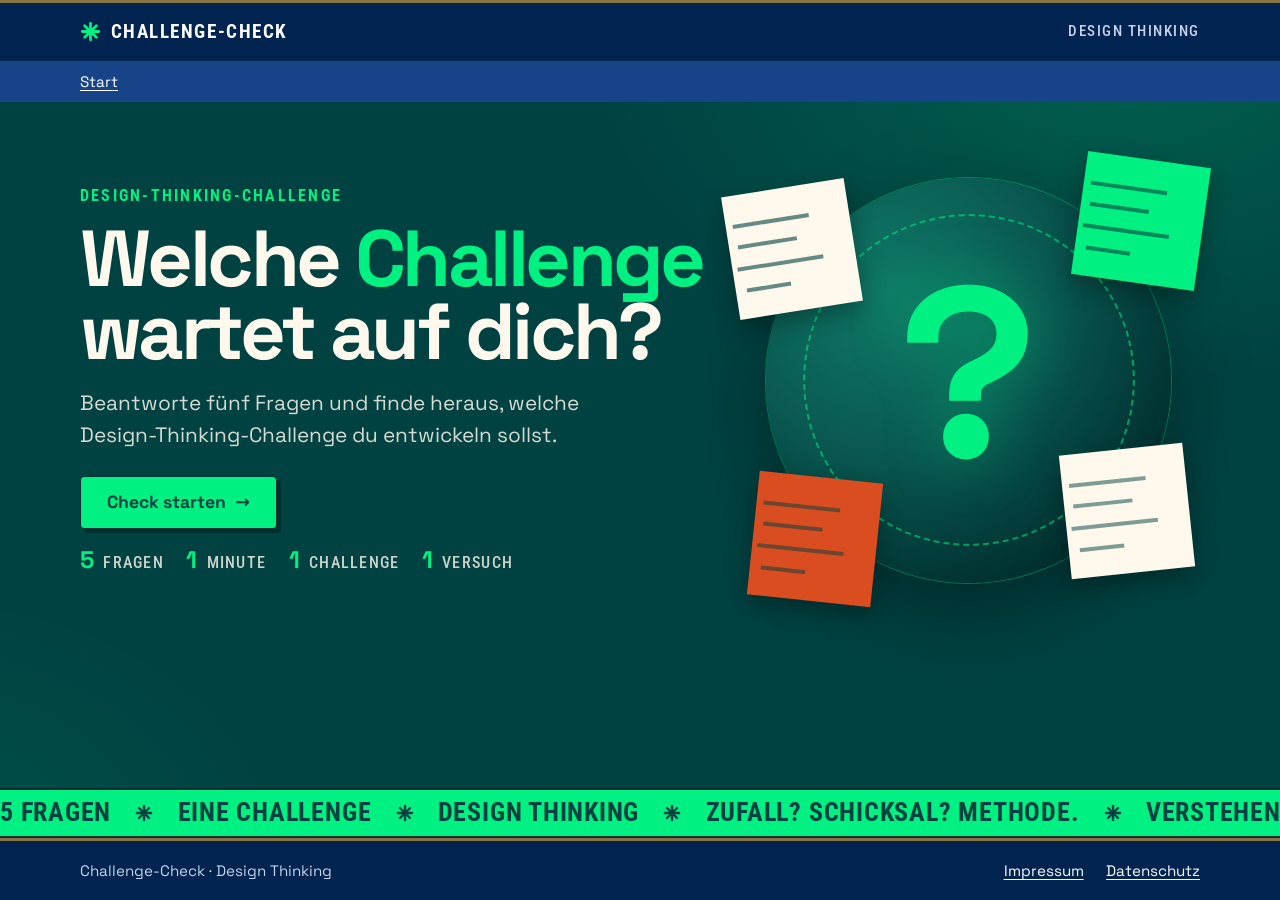
<file: index.html>
<!doctype html>
<html lang="de">
<head>
  <meta charset="utf-8">
  <meta name="viewport" content="width=device-width, initial-scale=1">
  <title>Challenge-Check · Design Thinking</title>
  <meta name="description" content="Fünf Fragen, eine Challenge: Finde heraus, welche Design-Thinking-Challenge du entwickeln sollst.">
  <meta name="theme-color" content="#004242">
  <meta property="og:title" content="Challenge-Check · Design Thinking">
  <meta property="og:description" content="Fünf Fragen, eine Challenge: Welche Design-Thinking-Challenge wartet auf dich?">
  <link rel="icon" href="favicon.svg" type="image/svg+xml">
  <link rel="preload" href="fonts/space-grotesk-latin-700-normal.woff2" as="font" type="font/woff2" crossorigin>
  <link rel="stylesheet" href="css/challenge-check.css?v=bdf0a138">
</head>
<body data-screen="start">
  <a class="skip" href="#main">Zum Inhalt springen</a>

  <header class="kopf">
    <div class="wrap kopf-innen">
      <a class="marke" href="./" aria-label="Challenge-Check, zur Startseite">
        <span class="stern stern-neon" aria-hidden="true"></span>
        <span>Challenge-Check</span>
      </a>
      <span class="kopf-rechts">Design Thinking</span>
    </div>
  </header>

  <div class="leiste">
    <div class="wrap leiste-innen">
      <p class="pfad" id="pfad" aria-live="polite">
        <button type="button" class="pfad-start" id="pfad-start">Start</button>
        <span id="pfad-rest"></span>
      </p>
      <div class="segmente" id="segmente" aria-hidden="true"></div>
    </div>
  </div>

  <main id="main">
    <noscript>
      <div class="screen"><p class="lead">Der Challenge-Check braucht JavaScript. Bitte aktiviere es in deinem Browser.</p></div>
    </noscript>

    <!-- 1. Start -->
    <section class="screen" id="s-start" aria-labelledby="start-titel">
      <div class="start">
        <div>
          <p class="mini">Design-Thinking-Challenge</p>
          <h1 id="start-titel">Welche <em>Challenge</em> wartet auf dich?</h1>
          <p class="lead">Beantworte <span data-anzahl>fünf</span> Fragen und finde heraus, welche Design-Thinking-Challenge du entwickeln sollst.</p>
          <p class="fehler" id="fehler" role="alert" hidden></p>
          <div class="start-aktion">
            <button type="button" class="btn btn-neon" id="los">Check starten <span aria-hidden="true">→</span></button>
            <ul class="fakten" aria-label="Auf einen Blick">
              <li><strong data-anzahl-zahl>5</strong> Fragen</li>
              <li><strong data-minuten>1</strong> <span data-minuten-einheit>Minute</span></li>
              <li><strong>1</strong> Challenge</li>
              <li><strong>1</strong> Versuch</li>
            </ul>
          </div>
        </div>

        <div class="deko" aria-hidden="true">
          <div class="kreis">
            <span class="ring"></span>
            <span class="fragezeichen">?</span>
          </div>
          <span class="zettel z1"></span>
          <span class="zettel z2"></span>
          <span class="zettel z3"></span>
          <span class="zettel z4"></span>
        </div>
      </div>
    </section>

    <!-- 2. Matrikelnummer -->
    <section class="screen" id="s-id" aria-labelledby="id-titel" hidden>
      <div class="frage-wrap">
        <p class="frage-nr" aria-hidden="true"><span>#</span><span class="von">Matrikelnummer</span></p>
        <form class="karte" id="id-form" novalidate autocomplete="off">
          <h2 id="id-titel" tabindex="-1">Wie lautet deine Matrikelnummer?</h2>

          <div class="feld">
            <label for="matrikel">Deine Matrikelnummer</label>
            <input type="text" id="matrikel" name="matrikel" inputmode="numeric" pattern="[0-9]*" autocomplete="off" spellcheck="false" enterkeyhint="go" placeholder="Nur Ziffern" aria-describedby="matrikel-hinweis matrikel-fehler" required>
            <p class="feld-hinweis" id="matrikel-hinweis">Nur Ziffern. Die Nummer bleibt in deinem Browser. Den Check kannst du nur einmal machen, bitte prüfe deine Eingabe.</p>
            <p class="feld-fehler" id="matrikel-fehler" role="alert" hidden></p>
          </div>

          <button type="button" class="team-toggle" id="team-toggle" aria-expanded="false" aria-controls="team-feld">
            <span class="plus" aria-hidden="true"></span>Apply together as a team
          </button>

          <div class="feld" id="team-feld" hidden>
            <label for="team-matrikel">Matrikelnummer deiner Kollegin oder deines Kollegen</label>
            <input type="text" id="team-matrikel" name="team-matrikel" inputmode="numeric" pattern="[0-9]*" autocomplete="off" spellcheck="false" enterkeyhint="go" placeholder="Nur Ziffern" aria-describedby="team-matrikel-fehler">
            <p class="feld-fehler" id="team-matrikel-fehler" role="alert" hidden></p>
          </div>

          <div class="id-aktion">
            <button type="button" class="btn-text" id="id-zurueck">← Zurück</button>
            <button type="submit" class="btn btn-neon" id="id-weiter">Weiter <span aria-hidden="true">→</span></button>
          </div>
        </form>
      </div>
    </section>

    <!-- 3. Frage -->
    <section class="screen" id="s-frage" aria-labelledby="frage-text" hidden>
      <div class="frage-wrap">
        <p class="frage-nr" aria-hidden="true"><span id="nr">01</span><span class="von" id="von">/5</span></p>
        <div class="karte">
          <h2 id="frage-text" tabindex="-1"></h2>
          <ul class="antworten" id="antworten"></ul>
          <div class="karte-fuss">
            <button type="button" class="btn-text" id="zurueck">← Zurück</button>
            <span class="hinweis" id="hinweis"></span>
          </div>
        </div>
      </div>
    </section>

    <!-- 4. Auswertung -->
    <section class="screen" id="s-laden" aria-labelledby="laden-text" hidden>
      <div class="laden">
        <svg class="laden-ring" viewBox="0 0 100 100" aria-hidden="true">
          <circle class="spur-hell" cx="50" cy="50" r="42"></circle>
          <circle class="spur-neon" cx="50" cy="50" r="42"></circle>
        </svg>
        <p class="laden-text" id="laden-text" tabindex="-1" role="status"></p>
      </div>
    </section>

    <!-- 5. Ergebnis -->
    <section class="screen" id="s-ergebnis" aria-labelledby="e-titel" hidden>
      <div class="ergebnis">
        <p class="e-kopf" id="e-kopf"></p>
        <h2 class="e-titel" id="e-titel" tabindex="-1"></h2>
        <div class="karte karte-ergebnis">
          <p class="label" id="e-label"></p>
          <p class="hmw" id="e-frage"></p>
          <p id="e-text"></p>
          <p class="partner" id="e-partner" hidden></p>
          <a class="btn btn-navy" id="e-link" href="#" target="_blank" rel="noopener" hidden>Mehr zur Challenge <span aria-hidden="true">↗</span></a>
        </div>
        <div class="aktionen">
          <button type="button" class="btn btn-neon" id="nochmal">Mit anderer Matrikelnummer</button>
          <button type="button" class="btn btn-ghost" id="teilen">Ergebnis teilen</button>
        </div>
        <p class="status" id="teilen-status" role="status"></p>
        <p class="e-sperre" id="e-sperre" hidden></p>
      </div>
    </section>
  </main>

  <div class="ticker" aria-hidden="true"><div class="spur" id="ticker"></div></div>

  <footer class="fuss">
    <div class="wrap fuss-innen">
      <span>Challenge-Check · Design Thinking</span>
      <nav aria-label="Rechtliches">
        <a href="impressum.html">Impressum</a>
        <a href="datenschutz.html">Datenschutz</a>
      </nav>
    </div>
  </footer>

  <canvas id="konfetti" aria-hidden="true"></canvas>

  <script src="js/zufall.js?v=f2165a11"></script>
  <script src="js/fragen.js?v=b694b6b7"></script>
  <script src="js/ergebnisse.js?v=88f76d5f"></script>
  <script src="js/matrikel.js?v=96912f67"></script>
  <script src="js/zuordnung.js?v=7e5abf6d"></script>
  <script src="js/quiz.js?v=315c9b3a"></script>
</body>
</html>
</file>
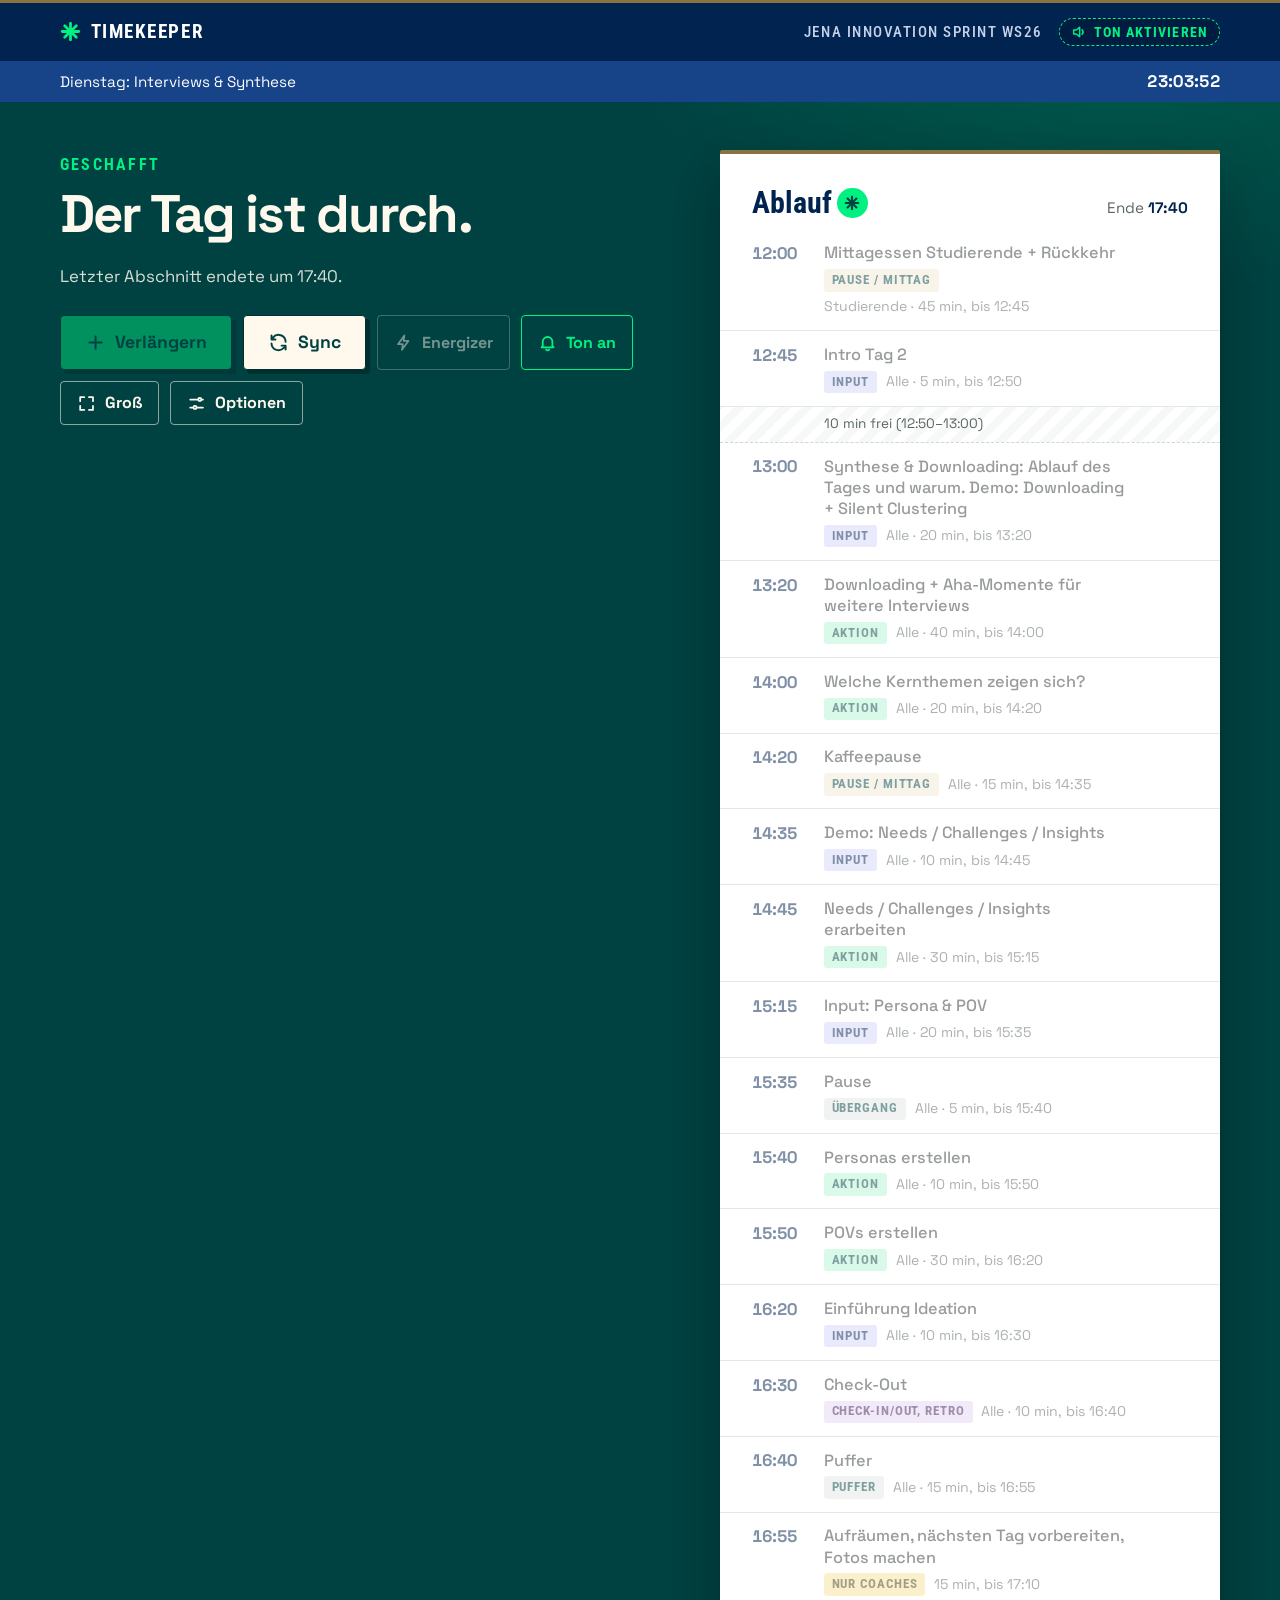
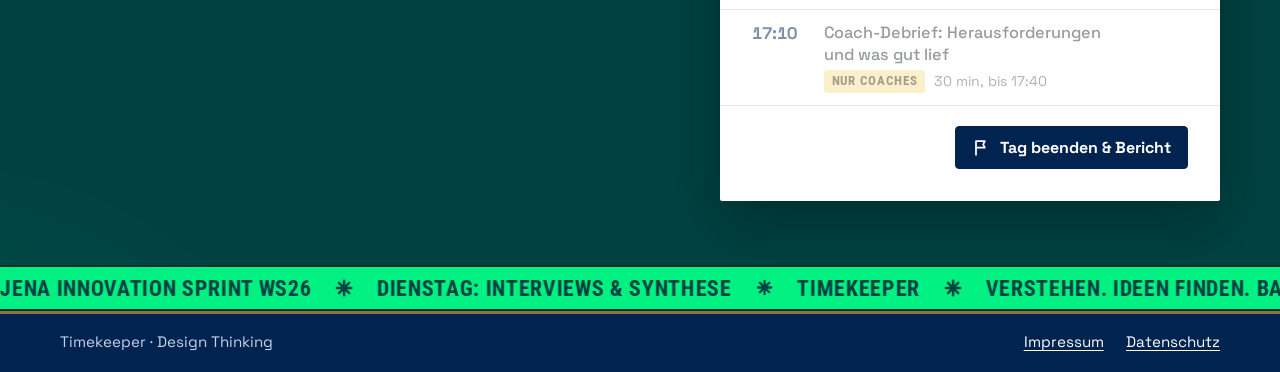
<file: time/index.html>
<!doctype html>
<html lang="de">
<head>
  <meta charset="utf-8">
  <meta name="viewport" content="width=device-width, initial-scale=1, viewport-fit=cover">
  <title>Timekeeper</title>
  <meta name="description" content="Timekeeping für Coaches: Was gerade dran ist und wie lange es noch läuft.">
  <meta name="robots" content="noindex">
  <meta name="theme-color" content="#002350">
  <meta name="mobile-web-app-capable" content="yes">
  <meta name="apple-mobile-web-app-title" content="Timekeeper">
  <link rel="icon" href="icon.svg" type="image/svg+xml">
  <link rel="preload" href="../fonts/space-grotesk-latin-700-normal.woff2" as="font" type="font/woff2" crossorigin>
  <link rel="stylesheet" href="css/timekeeper.css?v=ba9e48c8">
</head>
<body data-phase="leer">
  <a class="skip" href="#main">Zum Inhalt springen</a>

  <header class="kopf">
    <div class="wrap kopf-innen">
      <a class="marke" href="./" aria-label="Timekeeper, neu laden">
        <span class="stern stern-neon" aria-hidden="true"></span>
        <span>Timekeeper</span>
      </a>
      <div class="kopf-box">
        <span class="kopf-rechts" id="kopf-titel"></span>
        <button type="button" class="ton-pille" id="ton-hinweis" hidden>
          <svg class="ico" viewBox="0 0 24 24" aria-hidden="true"><path d="M4 9v6h4l5 4V5L8 9z"/><path d="M16.5 8.5a5 5 0 0 1 0 7"/></svg>
          Ton aktivieren
        </button>
      </div>
    </div>
  </header>

  <div class="leiste">
    <div class="wrap leiste-innen">
      <p class="tag-titel" id="tag-titel"></p>
      <p class="uhr"><span class="sr-only">Uhrzeit: </span><span id="uhr">--:--:--</span></p>
    </div>
  </div>

  <div class="probe" id="probe" hidden>
    <div class="wrap probe-innen">
      <p id="probe-text"></p>
      <a href="./">Beenden</a>
    </div>
  </div>

  <main id="main">
    <noscript>
      <div class="wrap"><p class="noscript">Der Timekeeper braucht JavaScript. Bitte aktiviere es in deinem Browser.</p></div>
    </noscript>

    <div class="wrap buehne">
      <!-- Jetzt -->
      <section class="jetzt" aria-labelledby="j-titel">
        <div class="j-kopf">
          <p class="mini" id="j-status">Jetzt</p>
          <span class="chips" id="j-chips"></span>
        </div>
        <h1 id="j-titel">Ablauf wird geladen …</h1>
        <p class="j-notiz" id="j-notiz" hidden><span class="stern stern-neon" aria-hidden="true"></span><span id="j-notiz-text"></span></p>

        <div class="countdown" id="j-countdown">
          <p class="cd-label" id="j-cd-label">Noch</p>
          <p class="cd-zahl" id="j-zahl">--:--</p>
        </div>
        <div class="phasen" id="j-phasen" aria-hidden="true" hidden></div>
        <div class="balken" id="j-balken" aria-hidden="true"><i id="j-fuell"></i></div>
        <div class="j-zeit-reihe">
          <p class="j-zeit" id="j-zeit"></p>
          <button type="button" class="ende-knopf" id="ende-knopf" hidden>
            <svg class="ico" viewBox="0 0 24 24" aria-hidden="true"><circle cx="12" cy="13" r="8"/><path d="M12 9v4l2.5 2.5M9 2h6"/></svg>
            Ende festlegen
          </button>
        </div>

        <div class="j-aktionen">
          <button type="button" class="btn btn-neon" id="verlaengern">
            <svg class="ico" viewBox="0 0 24 24" aria-hidden="true"><path d="M12 5v14M5 12h14"/></svg>
            Verlängern
          </button>
          <button type="button" class="btn btn-creme" id="sync">
            <svg class="ico" viewBox="0 0 24 24" aria-hidden="true"><path d="M20 11a8 8 0 0 0-14.3-4.6M4 4v4.5h4.5M4 13a8 8 0 0 0 14.3 4.6M20 20v-4.5h-4.5"/></svg>
            Sync
          </button>
          <button type="button" class="btn btn-ghost btn-klein" id="einschub">
            <svg class="ico" viewBox="0 0 24 24" aria-hidden="true"><path d="M13 3 5 14h6l-1 7 8-11h-6z"/></svg>
            Energizer
          </button>
          <button type="button" class="btn btn-ghost btn-klein" id="ton-schnell" aria-pressed="true">
            <svg class="ico ico-an" viewBox="0 0 24 24" aria-hidden="true"><path d="M6 16V11a6 6 0 0 1 12 0v5l1.5 2h-15z"/><path d="M10 20.5a2.2 2.2 0 0 0 4 0"/></svg>
            <svg class="ico ico-aus" viewBox="0 0 24 24" aria-hidden="true"><path d="M6 16V11a6 6 0 0 1 12 0v5l1.5 2h-15z"/><path d="M10 20.5a2.2 2.2 0 0 0 4 0"/><path d="M4 4l16 16"/></svg>
            <span id="ton-schnell-text">Ton an</span>
          </button>
          <button type="button" class="btn btn-ghost btn-klein" id="fokus" aria-pressed="false">
            <svg class="ico" viewBox="0 0 24 24" aria-hidden="true"><path d="M4 9V4h5M20 9V4h-5M4 15v5h5M20 15v5h-5"/></svg>
            <span id="fokus-text">Groß</span>
          </button>
          <button type="button" class="btn btn-ghost btn-klein" id="einst-oeffnen">
            <svg class="ico" viewBox="0 0 24 24" aria-hidden="true"><path d="M4 7h10M18 7h2M4 17h4M12 17h8"/><circle cx="16" cy="7" r="2"/><circle cx="10" cy="17" r="2"/></svg>
            Optionen
          </button>
        </div>

        <div class="danach" id="danach" hidden>
          <p class="mini mini-hell" id="danach-label">Danach</p>
          <p class="danach-titel" id="danach-titel"></p>
          <p class="danach-meta" id="danach-meta"></p>
        </div>
      </section>

      <!-- Ablauf -->
      <section class="karte ablauf" aria-labelledby="ablauf-titel">
        <div class="ablauf-kopf">
          <h2 class="mit-stern" id="ablauf-titel">Ablauf
            <button type="button" class="info-stern" aria-expanded="false" aria-controls="ablauf-hilfe" aria-label="Erklärung anzeigen"><span class="stern stern-teal" aria-hidden="true"></span></button>
          </h2>
          <p class="tagesende" id="tagesende"></p>
        </div>
        <p class="blase" id="ablauf-hilfe" hidden>Tippe auf einen Abschnitt, der noch kommt, um seine Start- und Endzeit zu ändern oder ihn zu streichen. Alles danach rückt nach. Live-Änderungen (Sync, Verlängern, Energizer, Ende) gehen oben.</p>
        <ol class="liste" id="liste"></ol>

        <div class="aenderungen" id="aenderungen" hidden>
          <h3>Änderungen heute</h3>
          <ul id="aend-liste"></ul>
          <div class="aend-aktionen">
            <button type="button" class="btn-text" id="rueckgaengig">Letzte rückgängig</button>
            <button type="button" class="btn-text" id="alle-zurueck">Alle zurücksetzen</button>
          </div>
        </div>

        <div class="schluss-reihe">
          <button type="button" class="btn btn-navy btn-klein" id="schluss-knopf">
            <svg class="ico" viewBox="0 0 24 24" aria-hidden="true"><path d="M5 21V4M5 4h11l-2 4 2 4H5"/></svg>
            Tag beenden &amp; Bericht
          </button>
        </div>
      </section>
    </div>
  </main>

  <div class="ticker" aria-hidden="true"><div class="spur" id="ticker"></div></div>

  <footer class="fuss">
    <div class="wrap fuss-innen">
      <span>Timekeeper · Design Thinking</span>
      <nav aria-label="Rechtliches">
        <a href="../impressum.html">Impressum</a>
        <a href="../datenschutz.html">Datenschutz</a>
      </nav>
    </div>
  </footer>

  <!-- Verlängern -->
  <dialog class="sheet" id="d-verl" aria-labelledby="dv-titel">
    <div class="sheet-innen">
      <div class="sheet-body">
        <p class="sheet-mini" id="dv-mini">Verlängern</p>
        <h2 id="dv-titel"></h2>

        <fieldset class="gruppe" id="dv-welcher" hidden>
          <legend>Welchen Abschnitt?</legend>
          <div class="wahl-reihe" id="dv-welcher-opts"></div>
        </fieldset>

        <div class="gruppe zwei-felder" id="dv-einschub-felder" hidden>
          <div>
            <label class="feld-label" for="dv-name">Was?</label>
            <input type="text" id="dv-name" class="auswahl" maxlength="40" autocomplete="off" spellcheck="false">
          </div>
          <div>
            <label class="feld-label" for="dv-wann">Wann?</label>
            <select id="dv-wann" class="auswahl"></select>
          </div>
        </div>

        <fieldset class="gruppe">
          <legend id="dv-min-legend">Um wie viele Minuten?</legend>
          <div class="minuten" id="dv-min">
            <input type="radio" name="dv-plus" id="dv-p1" value="1"><label for="dv-p1">+1</label>
            <input type="radio" name="dv-plus" id="dv-p2" value="2"><label for="dv-p2">+2</label>
            <input type="radio" name="dv-plus" id="dv-p3" value="3"><label for="dv-p3">+3</label>
            <input type="radio" name="dv-plus" id="dv-p4" value="4"><label for="dv-p4">+4</label>
            <input type="radio" name="dv-plus" id="dv-p5" value="5"><label for="dv-p5">+5</label>
          </div>
        </fieldset>

        <fieldset class="gruppe">
          <legend class="mit-stern">Wo nimmst du die Zeit weg?
            <button type="button" class="info-stern" aria-expanded="false" aria-controls="dv-hilfe" aria-label="Erklärung anzeigen"><span class="stern stern-teal" aria-hidden="true"></span></button>
          </legend>
          <p class="blase" id="dv-hilfe" hidden>Antippen: die ganze Zeit dort wegnehmen. − und +: aufteilen. Nichts gewählt: alles danach verschiebt sich.</p>
          <ul class="dv-liste" id="dv-liste"></ul>
        </fieldset>
      </div>

      <div class="sheet-fuss">
        <p class="blase blase-fuss" id="dv-fazit" hidden></p>
        <div class="sheet-knoepfe">
          <button type="button" class="btn-text" id="dv-abbrechen">Abbrechen</button>
          <div class="fuss-rechts">
            <button type="button" class="info-stern gross" id="dv-stern" aria-expanded="false" aria-controls="dv-fazit" aria-label="Was sich ändert"><span class="stern stern-teal" aria-hidden="true"></span></button>
            <button type="button" class="btn btn-neon" id="dv-ok">Übernehmen</button>
          </div>
        </div>
      </div>
    </div>
  </dialog>

  <!-- Ende festlegen -->
  <dialog class="sheet" id="d-ende" aria-labelledby="dn-titel">
    <div class="sheet-innen">
      <div class="sheet-body">
        <p class="sheet-mini">Ende festlegen</p>
        <h2 id="dn-titel"></h2>
        <label class="feld-label" for="dn-zeit">Endet um</label>
        <div class="ende-reihe" id="dn-reihe">
          <button type="button" data-d="-5" aria-label="5 Minuten früher">−5</button>
          <button type="button" data-d="-1" aria-label="1 Minute früher">−1</button>
          <input type="time" id="dn-zeit" class="auswahl zeit-gross" step="60" required>
          <button type="button" data-d="1" aria-label="1 Minute später">+1</button>
          <button type="button" data-d="5" aria-label="5 Minuten später">+5</button>
        </div>
        <p class="dn-info" id="dn-info" aria-live="polite"></p>
      </div>
      <div class="sheet-fuss">
        <div class="sheet-knoepfe">
          <button type="button" class="btn-text" id="dn-abbrechen">Abbrechen</button>
          <button type="button" class="btn btn-neon" id="dn-ok">Übernehmen</button>
        </div>
      </div>
    </div>
  </dialog>

  <!-- Planen -->
  <dialog class="sheet" id="d-plan" aria-labelledby="dp-titel">
    <div class="sheet-innen">
      <div class="sheet-body">
        <p class="sheet-mini">Ablauf planen</p>
        <h2 id="dp-titel"></h2>
        <div class="zwei-felder gleich">
          <div>
            <label class="feld-label" for="dp-von">Start</label>
            <input type="time" id="dp-von" class="auswahl zeit-gross" step="60">
          </div>
          <div>
            <label class="feld-label" for="dp-bis">Ende</label>
            <input type="time" id="dp-bis" class="auswahl zeit-gross" step="60">
          </div>
        </div>
        <p class="dn-info" id="dp-info" aria-live="polite"></p>
        <div class="knopf-reihe">
          <button type="button" class="btn-text" id="dp-weg">Abschnitt streichen</button>
          <button type="button" class="btn-text" id="dp-zurueck" hidden>Wieder aufnehmen</button>
        </div>
      </div>
      <div class="sheet-fuss">
        <div class="sheet-knoepfe">
          <button type="button" class="btn-text" id="dp-abbrechen">Abbrechen</button>
          <button type="button" class="btn btn-neon" id="dp-ok">Übernehmen</button>
        </div>
      </div>
    </div>
  </dialog>

  <!-- Tag beenden -->
  <dialog class="sheet" id="d-schluss" aria-labelledby="ds2-titel">
    <div class="sheet-innen">
      <div class="sheet-body">
        <p class="sheet-mini">Tag beenden</p>
        <h2 id="ds2-titel">Tagesbericht</h2>
        <p class="dn-info" id="ds2-info"></p>
        <div class="knopf-spalte">
          <button type="button" class="btn btn-neon" id="ds2-beenden">Tag jetzt beenden</button>
          <button type="button" class="btn btn-navy" id="ds2-csv">Als CSV herunterladen (Excel)</button>
          <button type="button" class="btn btn-navy" id="ds2-kopieren">Bericht kopieren</button>
          <button type="button" class="btn btn-navy" id="ds2-teilen">Bericht teilen</button>
          <button type="button" class="btn-text" id="ds2-wieder" hidden>Tag wieder aufnehmen</button>
        </div>
        <p class="dn-info" id="ds2-status" role="status"></p>
      </div>
      <div class="sheet-fuss">
        <div class="sheet-knoepfe">
          <span></span>
          <button type="button" class="btn-text" id="ds2-schliessen">Schließen</button>
        </div>
      </div>
    </div>
  </dialog>

  <!-- Sync -->
  <dialog class="sheet" id="d-sync" aria-labelledby="ds-titel">
    <div class="sheet-innen">
      <div class="sheet-body" id="ds-body">
        <div class="sync-kopf">
        <p class="sheet-mini">Sync · <span id="ds-uhr"></span></p>
        <h2 class="mit-stern" id="ds-titel">Was startet jetzt?
          <button type="button" class="info-stern" aria-expanded="false" aria-controls="ds-hilfe" aria-label="Erklärung anzeigen"><span class="stern stern-teal" aria-hidden="true"></span></button>
        </h2>
        <p class="blase" id="ds-hilfe" hidden>Tippe an, was gerade wirklich anfängt, auch wenn es laut Plan schon vorbei ist. Es startet dann jetzt, alles danach rückt nach (auch nach vorne). Was dazwischen liegt, entfällt. Vergangene Abschnitte: nach oben scrollen.</p>
        </div>
        <ul class="sync-liste" id="ds-liste"></ul>
      </div>
      <div class="sheet-fuss">
        <div class="sheet-knoepfe">
          <button type="button" class="btn-text" id="ds-abbrechen">Abbrechen</button>
        </div>
      </div>
    </div>
  </dialog>

  <!-- Einstellungen -->
  <dialog class="sheet" id="d-einst" aria-labelledby="de-titel">
    <div class="sheet-innen">
      <div class="sheet-body">
        <p class="sheet-mini">Timekeeper</p>
        <h2 id="de-titel">Einstellungen</h2>

        <fieldset class="gruppe">
          <legend>Ton</legend>
          <label class="schalter">
            <input type="checkbox" id="e-ton">
            <span class="schalter-text">Ton, wenn ein Abschnitt abläuft</span>
            <span class="schalter-knopf" aria-hidden="true"></span>
          </label>
          <p class="hilfe">Einzelne Abschnitte kannst du im Ablauf über die Glocke stummschalten.</p>

          <p class="feld-label" id="e-klang-label">Klang</p>
          <div class="wahl-reihe drei" role="radiogroup" aria-labelledby="e-klang-label">
            <input type="radio" name="e-klang" id="e-k-glocke" value="glocke"><label for="e-k-glocke">Glocke</label>
            <input type="radio" name="e-klang" id="e-k-gong" value="gong"><label for="e-k-gong">Gong</label>
            <input type="radio" name="e-klang" id="e-k-signal" value="signal"><label for="e-k-signal">Signal</label>
          </div>

          <div class="laut-reihe">
            <label class="feld-label" for="e-laut">Lautstärke</label>
            <input type="range" id="e-laut" min="10" max="100" step="5">
            <button type="button" class="btn btn-navy btn-klein" id="e-anhoeren">Anhören</button>
          </div>

          <label class="feld-label" for="e-vorwarnung">Vorwarnung</label>
          <select id="e-vorwarnung" class="auswahl">
            <option value="0">Keine</option>
            <option value="1">1 Minute vorher (leiser Ton)</option>
            <option value="2">2 Minuten vorher (leiser Ton)</option>
            <option value="3">3 Minuten vorher (leiser Ton)</option>
            <option value="5">5 Minuten vorher (leiser Ton)</option>
          </select>
        </fieldset>

        <fieldset class="gruppe">
          <legend>Verzug ausgleichen</legend>
          <label class="schalter">
            <input type="checkbox" id="e-puffer">
            <span class="schalter-text">Automatisch im Plan bleiben</span>
            <span class="schalter-knopf" aria-hidden="true"></span>
          </label>
          <p class="hilfe">Puffer und Pausen fangen Verzug zuerst auf (Pausen höchstens bis zur Hälfte). Was du selbst geändert hast, bleibt, wie es ist.</p>
          <label class="feld-label" for="e-toleranz">Andere Abschnitte kürzen, wenn sie später enden als</label>
          <select id="e-toleranz" class="auswahl">
            <option value="1">1 Minute nach Plan</option>
            <option value="2">2 Minuten nach Plan</option>
            <option value="3">3 Minuten nach Plan</option>
            <option value="5">5 Minuten nach Plan</option>
            <option value="-1">Nie (nur Puffer und Pausen kürzen)</option>
          </select>
        </fieldset>

        <fieldset class="gruppe">
          <legend>Bildschirm</legend>
          <label class="schalter">
            <input type="checkbox" id="e-wach">
            <span class="schalter-text">Bildschirm anlassen, solange die App offen ist</span>
            <span class="schalter-knopf" aria-hidden="true"></span>
          </label>
          <p class="hilfe" id="e-wach-status"></p>
          <p class="hilfe">Wichtig: Ist das Handy gesperrt oder die App im Hintergrund, spielt der Browser keinen Ton ab.</p>
        </fieldset>

        <fieldset class="gruppe">
          <legend>Ablauf</legend>
          <p class="hilfe" id="agenda-info"></p>
          <label class="feld-label" for="e-tag">Tag</label>
          <select id="e-tag" class="auswahl"></select>
          <label class="feld-label" for="agenda-text">Ablauf aus Excel einfügen</label>
          <textarea id="agenda-text" rows="5" spellcheck="false" placeholder="In Excel die Zeilen markieren (Spalten Start bis Wer, gern mit Überschrift), kopieren und hier einfügen."></textarea>
          <p class="hilfe" id="agenda-vorschau" aria-live="polite"></p>
          <div class="knopf-reihe">
            <button type="button" class="btn btn-navy btn-klein" id="agenda-ok" disabled>Diesen Ablauf übernehmen</button>
            <button type="button" class="btn-text" id="agenda-standard" hidden>Standard-Ablauf wiederherstellen</button>
          </div>
        </fieldset>

        <fieldset class="gruppe">
          <legend>Probelauf</legend>
          <p class="hilfe">Startet die Uhr zu einer anderen Zeit, zum Ausprobieren von Ton und Verlängern. Im Probelauf wird nichts gespeichert.</p>
          <div class="knopf-reihe">
            <label class="sr-only" for="probe-zeit">Startzeit</label>
            <input type="time" id="probe-zeit" class="auswahl auswahl-klein" step="60">
            <label class="sr-only" for="probe-tempo">Tempo</label>
            <select id="probe-tempo" class="auswahl auswahl-klein">
              <option value="1">Echtzeit</option>
              <option value="10">10× schneller</option>
              <option value="60">60× schneller</option>
            </select>
            <button type="button" class="btn btn-navy btn-klein" id="probe-start">Starten</button>
          </div>
        </fieldset>
      </div>

      <div class="sheet-fuss">
        <div class="sheet-knoepfe">
          <span></span>
          <button type="button" class="btn btn-neon" id="de-schliessen">Fertig</button>
        </div>
      </div>
    </div>
  </dialog>

  <!-- Hinweise: ein Sternchen ploppt auf, antippen zeigt den Text -->
  <div class="meldungen" id="meldungen">
    <div class="meldungen-pop" id="meldungen-pop" role="dialog" aria-label="Hinweise" hidden>
      <div class="mp-kopf">
        <p class="sheet-mini">Hinweise</p>
        <button type="button" class="mp-zu" id="meldungen-zu" aria-label="Hinweise schließen">×</button>
      </div>
      <ul class="mp-liste" id="meldungen-liste"></ul>
    </div>
    <button type="button" class="stern-fab" id="stern-fab" aria-expanded="false" aria-controls="meldungen-pop" hidden>
      <span class="stern stern-teal" aria-hidden="true"></span>
      <span class="stern-zahl" id="stern-zahl" hidden></span>
    </button>
  </div>
  <div class="blitz" id="blitz" aria-hidden="true"></div>
  <p class="sr-only" id="ansage" aria-live="assertive"></p>

  <script src="js/agenda.js?v=70308eb9"></script>
  <script src="js/timekeeper.js?v=7d69f86d"></script>
</body>
</html>
</file>
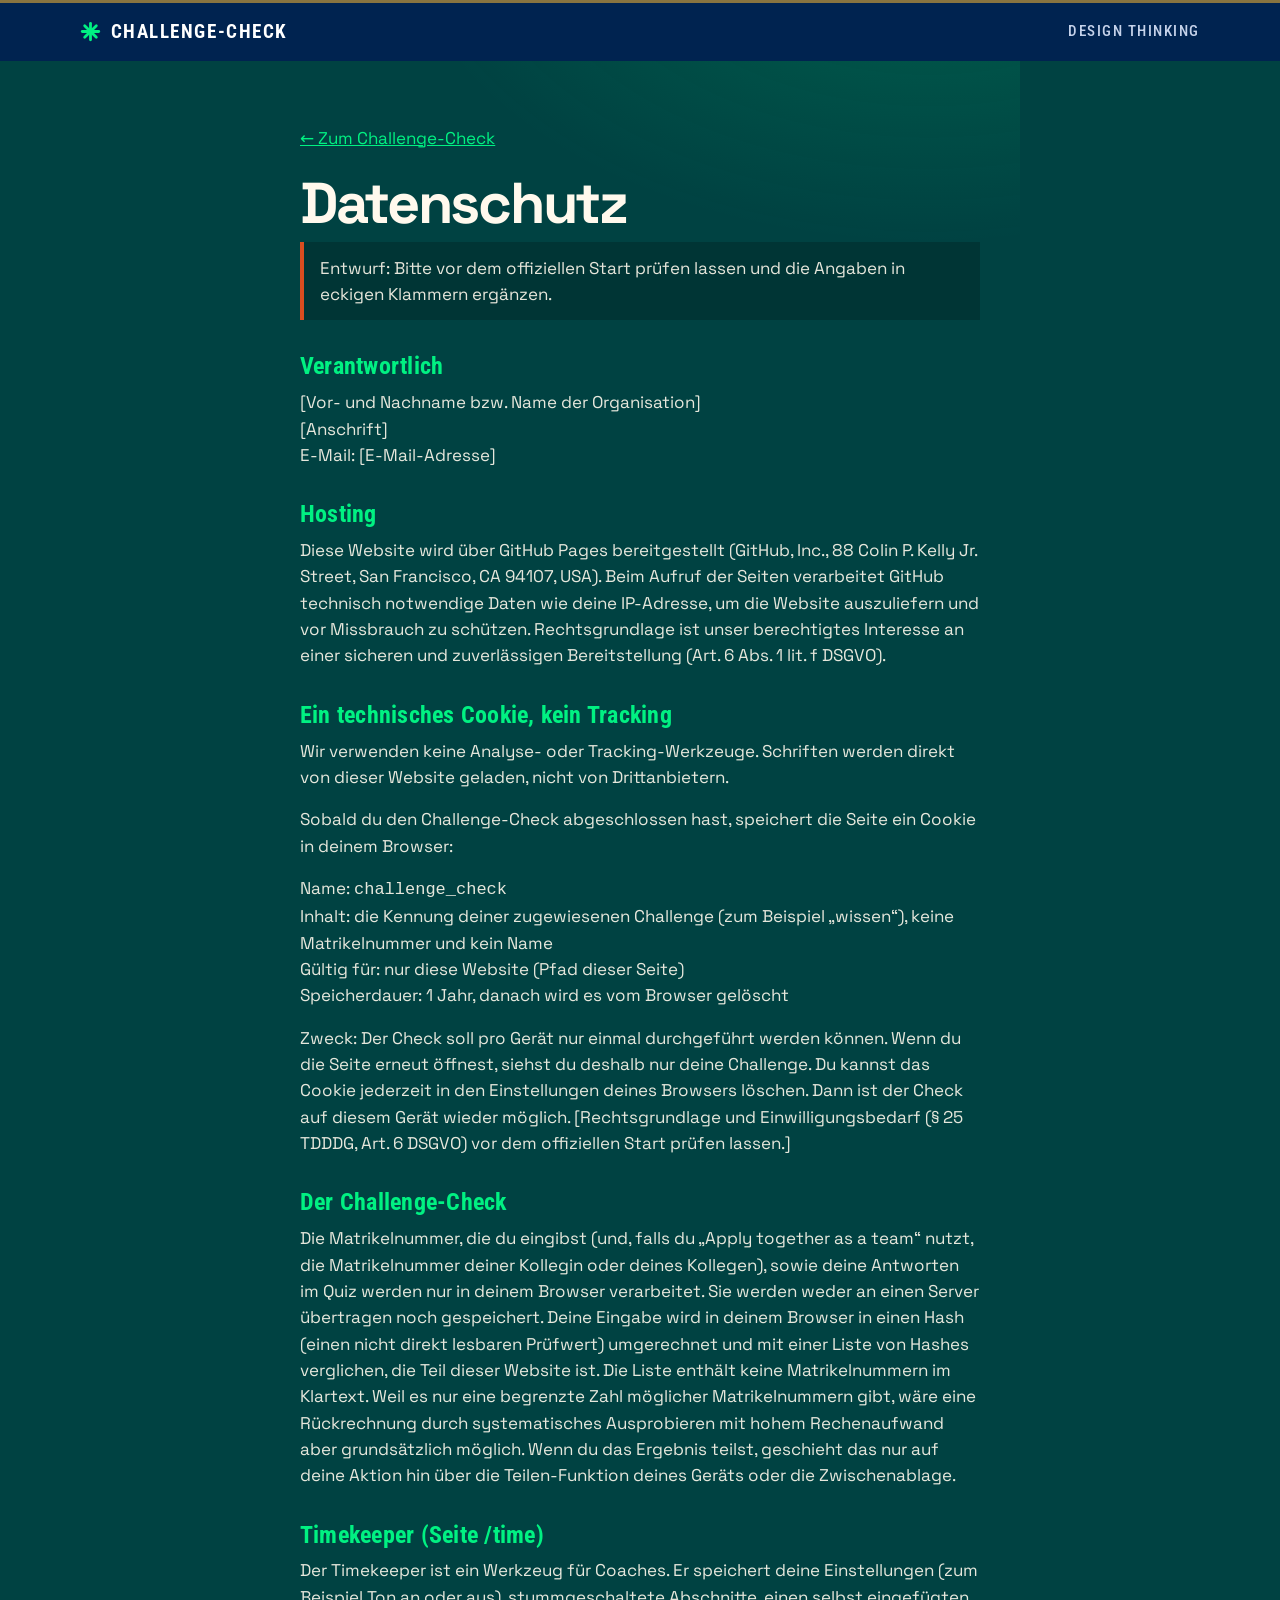
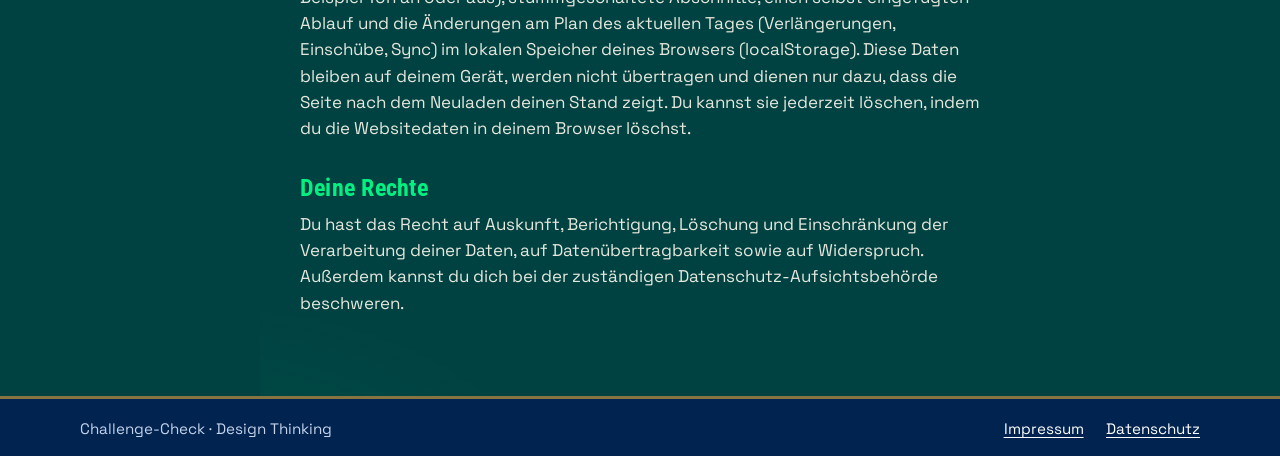
<file: datenschutz.html>
<!doctype html>
<html lang="de">
<head>
  <meta charset="utf-8">
  <meta name="viewport" content="width=device-width, initial-scale=1">
  <title>Datenschutz · Challenge-Check</title>
  <meta name="robots" content="noindex">
  <meta name="theme-color" content="#004242">
  <link rel="icon" href="favicon.svg" type="image/svg+xml">
  <link rel="stylesheet" href="css/challenge-check.css?v=bdf0a138">
</head>
<body>
  <header class="kopf">
    <div class="wrap kopf-innen">
      <a class="marke" href="./" aria-label="Challenge-Check, zur Startseite">
        <span class="stern stern-neon" aria-hidden="true"></span>
        <span>Challenge-Check</span>
      </a>
      <span class="kopf-rechts">Design Thinking</span>
    </div>
  </header>

  <main class="recht">
    <a class="zurueck-link" href="./">← Zum Challenge-Check</a>
    <h1>Datenschutz</h1>
    <p class="entwurf">Entwurf: Bitte vor dem offiziellen Start prüfen lassen und die Angaben in eckigen Klammern ergänzen.</p>

    <h2>Verantwortlich</h2>
    <p>[Vor- und Nachname bzw. Name der Organisation]<br>[Anschrift]<br>E-Mail: [E-Mail-Adresse]</p>

    <h2>Hosting</h2>
    <p>Diese Website wird über GitHub Pages bereitgestellt (GitHub, Inc., 88 Colin P. Kelly Jr. Street, San Francisco, CA 94107, USA). Beim Aufruf der Seiten verarbeitet GitHub technisch notwendige Daten wie deine IP-Adresse, um die Website auszuliefern und vor Missbrauch zu schützen. Rechtsgrundlage ist unser berechtigtes Interesse an einer sicheren und zuverlässigen Bereitstellung (Art. 6 Abs. 1 lit. f DSGVO).</p>

    <h2>Ein technisches Cookie, kein Tracking</h2>
    <p>Wir verwenden keine Analyse- oder Tracking-Werkzeuge. Schriften werden direkt von dieser Website geladen, nicht von Drittanbietern.</p>
    <p>Sobald du den Challenge-Check abgeschlossen hast, speichert die Seite ein Cookie in deinem Browser:</p>
    <p>Name: <code>challenge_check</code><br>
    Inhalt: die Kennung deiner zugewiesenen Challenge (zum Beispiel „wissen“), keine Matrikelnummer und kein Name<br>
    Gültig für: nur diese Website (Pfad dieser Seite)<br>
    Speicherdauer: 1 Jahr, danach wird es vom Browser gelöscht</p>
    <p>Zweck: Der Check soll pro Gerät nur einmal durchgeführt werden können. Wenn du die Seite erneut öffnest, siehst du deshalb nur deine Challenge. Du kannst das Cookie jederzeit in den Einstellungen deines Browsers löschen. Dann ist der Check auf diesem Gerät wieder möglich. [Rechtsgrundlage und Einwilligungsbedarf (§ 25 TDDDG, Art. 6 DSGVO) vor dem offiziellen Start prüfen lassen.]</p>

    <h2>Der Challenge-Check</h2>
    <p>Die Matrikelnummer, die du eingibst (und, falls du „Apply together as a team“ nutzt, die Matrikelnummer deiner Kollegin oder deines Kollegen), sowie deine Antworten im Quiz werden nur in deinem Browser verarbeitet. Sie werden weder an einen Server übertragen noch gespeichert. Deine Eingabe wird in deinem Browser in einen Hash (einen nicht direkt lesbaren Prüfwert) umgerechnet und mit einer Liste von Hashes verglichen, die Teil dieser Website ist. Die Liste enthält keine Matrikelnummern im Klartext. Weil es nur eine begrenzte Zahl möglicher Matrikelnummern gibt, wäre eine Rückrechnung durch systematisches Ausprobieren mit hohem Rechenaufwand aber grundsätzlich möglich. Wenn du das Ergebnis teilst, geschieht das nur auf deine Aktion hin über die Teilen-Funktion deines Geräts oder die Zwischenablage.</p>

    <h2>Timekeeper (Seite /time)</h2>
    <p>Der Timekeeper ist ein Werkzeug für Coaches. Er speichert deine Einstellungen (zum Beispiel Ton an oder aus), stummgeschaltete Abschnitte, einen selbst eingefügten Ablauf und die Änderungen am Plan des aktuellen Tages (Verlängerungen, Einschübe, Sync) im lokalen Speicher deines Browsers (localStorage). Diese Daten bleiben auf deinem Gerät, werden nicht übertragen und dienen nur dazu, dass die Seite nach dem Neuladen deinen Stand zeigt. Du kannst sie jederzeit löschen, indem du die Websitedaten in deinem Browser löschst.</p>

    <h2>Deine Rechte</h2>
    <p>Du hast das Recht auf Auskunft, Berichtigung, Löschung und Einschränkung der Verarbeitung deiner Daten, auf Datenübertragbarkeit sowie auf Widerspruch. Außerdem kannst du dich bei der zuständigen Datenschutz-Aufsichtsbehörde beschweren.</p>
  </main>

  <footer class="fuss">
    <div class="wrap fuss-innen">
      <span>Challenge-Check · Design Thinking</span>
      <nav aria-label="Rechtliches">
        <a href="impressum.html">Impressum</a>
        <a href="datenschutz.html" aria-current="page">Datenschutz</a>
      </nav>
    </div>
  </footer>
</body>
</html>
</file>
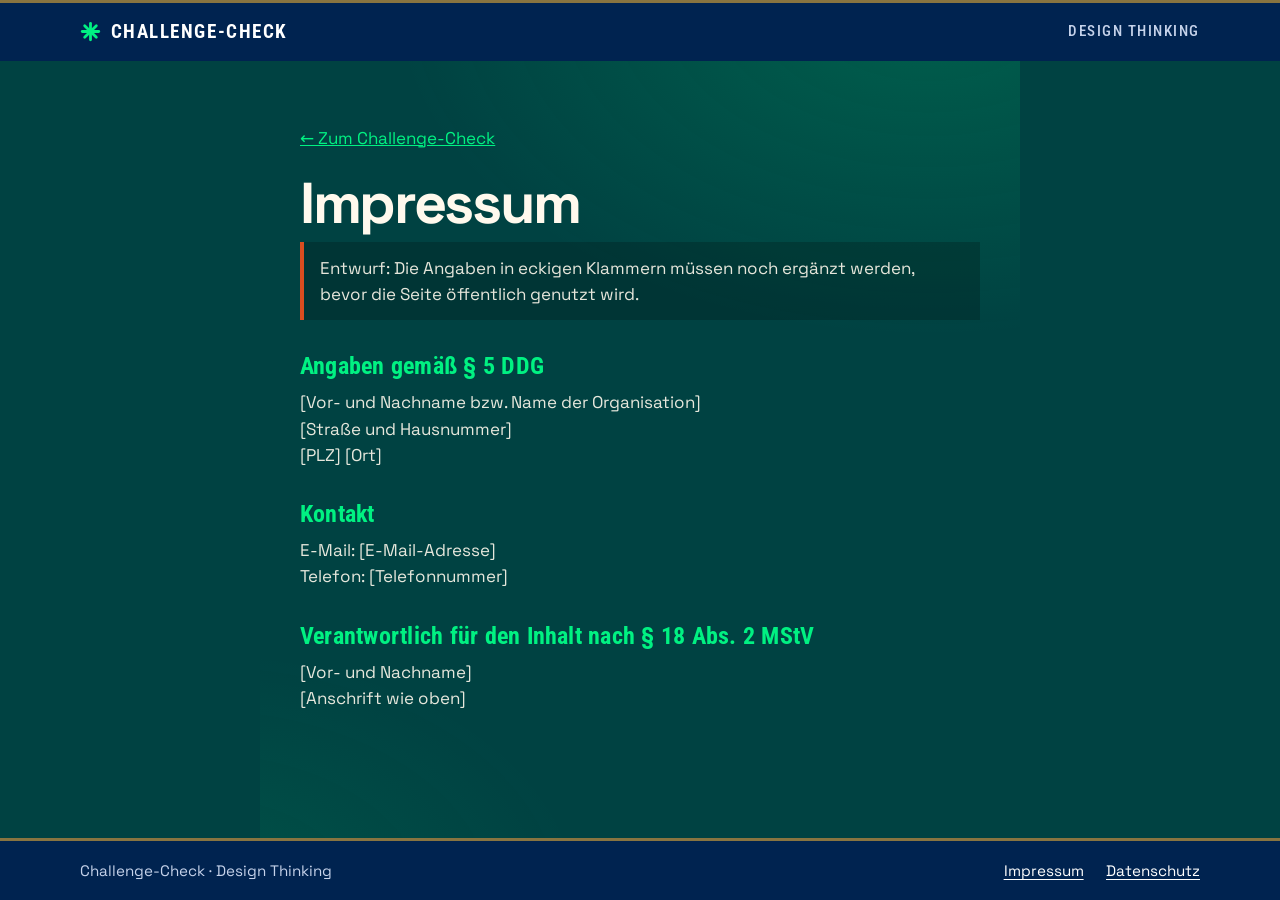
<file: impressum.html>
<!doctype html>
<html lang="de">
<head>
  <meta charset="utf-8">
  <meta name="viewport" content="width=device-width, initial-scale=1">
  <title>Impressum · Challenge-Check</title>
  <meta name="robots" content="noindex">
  <meta name="theme-color" content="#004242">
  <link rel="icon" href="favicon.svg" type="image/svg+xml">
  <link rel="stylesheet" href="css/challenge-check.css?v=bdf0a138">
</head>
<body>
  <header class="kopf">
    <div class="wrap kopf-innen">
      <a class="marke" href="./" aria-label="Challenge-Check, zur Startseite">
        <span class="stern stern-neon" aria-hidden="true"></span>
        <span>Challenge-Check</span>
      </a>
      <span class="kopf-rechts">Design Thinking</span>
    </div>
  </header>

  <main class="recht">
    <a class="zurueck-link" href="./">← Zum Challenge-Check</a>
    <h1>Impressum</h1>
    <p class="entwurf">Entwurf: Die Angaben in eckigen Klammern müssen noch ergänzt werden, bevor die Seite öffentlich genutzt wird.</p>

    <h2>Angaben gemäß § 5 DDG</h2>
    <p>[Vor- und Nachname bzw. Name der Organisation]<br>[Straße und Hausnummer]<br>[PLZ] [Ort]</p>

    <h2>Kontakt</h2>
    <p>E-Mail: [E-Mail-Adresse]<br>Telefon: [Telefonnummer]</p>

    <h2>Verantwortlich für den Inhalt nach § 18 Abs. 2 MStV</h2>
    <p>[Vor- und Nachname]<br>[Anschrift wie oben]</p>
  </main>

  <footer class="fuss">
    <div class="wrap fuss-innen">
      <span>Challenge-Check · Design Thinking</span>
      <nav aria-label="Rechtliches">
        <a href="impressum.html" aria-current="page">Impressum</a>
        <a href="datenschutz.html">Datenschutz</a>
      </nav>
    </div>
  </footer>
</body>
</html>
</file>
<file: css/challenge-check.css>
/* ==========================================================================
   Challenge-Check · Gestaltung
   Look: dunkles Petrol mit Neongrün und Creme, Space Grotesk, Laufband und
   Kreis-Motiv (Startup-Factory-Stil), dazu Marineblau mit Goldlinie, weiße
   Karten und Roboto Condensed (Uni-Jena-Stil).
   ========================================================================== */

@font-face { font-family: "Space Grotesk"; font-weight: 400; font-style: normal; font-display: swap;
  src: url("../fonts/space-grotesk-latin-400-normal.woff2") format("woff2"); }
@font-face { font-family: "Space Grotesk"; font-weight: 500; font-style: normal; font-display: swap;
  src: url("../fonts/space-grotesk-latin-500-normal.woff2") format("woff2"); }
@font-face { font-family: "Space Grotesk"; font-weight: 700; font-style: normal; font-display: swap;
  src: url("../fonts/space-grotesk-latin-700-normal.woff2") format("woff2"); }
@font-face { font-family: "Roboto Condensed"; font-weight: 500; font-style: normal; font-display: swap;
  src: url("../fonts/roboto-condensed-latin-500-normal.woff2") format("woff2"); }
@font-face { font-family: "Roboto Condensed"; font-weight: 700; font-style: normal; font-display: swap;
  src: url("../fonts/roboto-condensed-latin-700-normal.woff2") format("woff2"); }

:root {
  /* Startup-Factory-Stil */
  --teal: #004242;
  --teal-tief: #002f2f;
  --neon: #00f182;
  --creme: #fff9ed;
  --orange: #d94d20;
  /* Uni-Jena-Stil */
  --navy: #002350;
  --blau: #174488;
  --link: #1d60bd;
  --gold: #887440;
  --text: #333939;

  --f-kopf: "Space Grotesk", system-ui, -apple-system, "Segoe UI", Roboto, sans-serif;
  --f-cond: "Roboto Condensed", "Arial Narrow", "Helvetica Neue", Arial, sans-serif;
  --gutter: clamp(1rem, 4vw, 2.5rem);
}

*, *::before, *::after { box-sizing: border-box; }
html { -webkit-text-size-adjust: 100%; scroll-behavior: smooth; }
[hidden] { display: none !important; }

body {
  margin: 0;
  min-height: 100vh;
  min-height: 100dvh;
  display: flex;
  flex-direction: column;
  background: var(--teal);
  color: var(--creme);
  font: 400 1.0625rem/1.55 var(--f-kopf);
  -webkit-font-smoothing: antialiased;
}

a { color: inherit; }
img, svg, canvas { display: block; }
button { font: inherit; color: inherit; }

.skip {
  position: absolute; left: 1rem; top: -4rem; z-index: 50;
  background: var(--neon); color: var(--teal); padding: .6rem 1rem; font-weight: 700; border-radius: 4px;
}
.skip:focus { top: 1rem; }

.wrap { width: 100%; max-width: 1200px; margin: 0 auto; padding: 0 var(--gutter); }

:focus-visible { outline: 3px solid var(--neon); outline-offset: 3px; }

/* Sternchen-Symbol (eigenes Zeichen, damit es überall gleich aussieht) */
.stern {
  display: inline-block; width: 1.1em; height: 1.1em; flex: none;
  background: center / contain no-repeat;
}
.stern-neon {
  background-image: url("data:image/svg+xml,%3Csvg xmlns='http://www.w3.org/2000/svg' viewBox='-12 -12 24 24'%3E%3Cg fill='%2300f182'%3E%3Crect x='-1.6' y='-11' width='3.2' height='22' rx='1.6'/%3E%3Crect x='-1.6' y='-11' width='3.2' height='22' rx='1.6' transform='rotate(45)'/%3E%3Crect x='-1.6' y='-11' width='3.2' height='22' rx='1.6' transform='rotate(90)'/%3E%3Crect x='-1.6' y='-11' width='3.2' height='22' rx='1.6' transform='rotate(135)'/%3E%3C/g%3E%3C/svg%3E");
}
.stern-teal {
  background-image: url("data:image/svg+xml,%3Csvg xmlns='http://www.w3.org/2000/svg' viewBox='-12 -12 24 24'%3E%3Cg fill='%23004242'%3E%3Crect x='-1.6' y='-11' width='3.2' height='22' rx='1.6'/%3E%3Crect x='-1.6' y='-11' width='3.2' height='22' rx='1.6' transform='rotate(45)'/%3E%3Crect x='-1.6' y='-11' width='3.2' height='22' rx='1.6' transform='rotate(90)'/%3E%3Crect x='-1.6' y='-11' width='3.2' height='22' rx='1.6' transform='rotate(135)'/%3E%3C/g%3E%3C/svg%3E");
}

/* ---------- Kopf (Marineblau mit Goldlinie) ---------- */
.kopf { background: var(--navy); border-top: 3px solid var(--gold); }
.kopf-innen { display: flex; align-items: center; justify-content: space-between; gap: 1rem; min-height: 3.6rem; }
.marke {
  display: inline-flex; align-items: center; gap: .6rem; text-decoration: none;
  font: 700 1.2rem/1 var(--f-cond); text-transform: uppercase; letter-spacing: .08em; color: #fff;
}
.kopf-rechts {
  font: 500 .95rem/1 var(--f-cond); text-transform: uppercase; letter-spacing: .1em; color: #c5d2ea;
}

/* ---------- Leiste: Pfad und Fortschritt (Jena-Blau) ---------- */
.leiste { background: var(--blau); color: #fff; }
.leiste-innen { display: flex; align-items: center; justify-content: space-between; gap: 1.5rem; min-height: 2.6rem; }
.pfad { margin: 0; font-size: .95rem; display: flex; align-items: center; gap: .5rem; }
.pfad-start {
  background: none; border: 0; padding: .35rem 0; cursor: pointer; font-size: inherit;
  text-decoration: underline; text-underline-offset: 3px;
}
.pfad-start:hover { text-decoration-thickness: 2px; }
.pfad-start:focus-visible { outline-color: #fff; }
#pfad-rest:not(:empty)::before { content: "›"; margin-right: .5rem; opacity: .8; }
.segmente { display: flex; gap: 4px; flex: 0 1 280px; }
.segmente i { flex: 1; height: 6px; border-radius: 2px; background: rgba(255, 255, 255, .28); transition: background .3s; }
.segmente i.an { background: var(--neon); }
.segmente i.jetzt { background: #fff; }
body[data-screen="start"] .segmente, body[data-screen="id"] .segmente { visibility: hidden; }

/* ---------- Bühne ---------- */
main {
  flex: 1;
  background:
    radial-gradient(54rem 34rem at 88% -8%, rgba(0, 241, 130, .17), transparent 62%),
    radial-gradient(40rem 26rem at -8% 108%, rgba(0, 241, 130, .09), transparent 60%),
    var(--teal);
}
.screen { width: 100%; max-width: 1200px; margin: 0 auto; padding: clamp(2rem, 6vw, 4.5rem) var(--gutter); }
.screen.rein { animation: rein .5s cubic-bezier(.2, .7, .2, 1) both; }
@keyframes rein { from { opacity: 0; transform: translateY(16px); } }

.mini {
  margin: 0 0 1.1rem; font: 700 1rem/1 var(--f-cond); text-transform: uppercase; letter-spacing: .14em; color: var(--neon);
}

/* ---------- Buttons ---------- */
.btn {
  display: inline-flex; align-items: center; justify-content: center; gap: .6rem;
  padding: 1rem 1.6rem; border-radius: 4px; border: 1.5px solid var(--teal-tief);
  font: 700 1.1rem/1.1 var(--f-kopf); text-decoration: none; cursor: pointer;
  transition: background .15s, color .15s, transform .12s, box-shadow .15s;
}
.btn:active { transform: translateY(1px); }
.btn-neon { background: var(--neon); color: var(--teal); box-shadow: 4px 4px 0 var(--teal-tief); }
.btn-ghost { background: transparent; color: var(--creme); border-color: var(--creme); }
.btn-navy { background: var(--navy); color: #fff; border-color: var(--navy); margin-top: .5rem; }
@media (hover: hover) {
  .btn-neon:hover { background: var(--creme); }
  .btn-ghost:hover { background: var(--creme); color: var(--teal); }
  .btn-navy:hover { background: var(--blau); border-color: var(--blau); }
}
.btn-navy:focus-visible { outline-color: var(--link); }

/* ---------- Start ---------- */
#s-start { padding-top: clamp(1.5rem, 4vw, 3rem); }
.start { display: grid; gap: 3rem; align-items: center; }
@media (min-width: 900px) { .start { grid-template-columns: 1.15fr .85fr; gap: 2rem; } }

.start h1 {
  margin: 0 0 1.2rem; font: 700 clamp(3rem, 6.2vw, 5.4rem)/.92 var(--f-kopf);
  letter-spacing: -.045em; color: var(--creme); hyphens: manual; overflow-wrap: break-word;
}
.start h1 em { font-style: normal; color: var(--neon); white-space: nowrap; }
.lead { margin: 0 0 1.5rem; max-width: 34rem; font-size: clamp(1.1rem, 2vw, 1.3rem); color: rgba(255, 249, 237, .84); }
.fehler { margin: 0 0 1.5rem; padding: .8rem 1rem; background: #a63513; color: #fff; border-radius: 4px; font-weight: 500; }

/* Matrikelnummer-Ansicht (Formular in der weißen Karte) */
#id-form { display: grid; gap: 1.2rem; }
#id-form h2 { margin-bottom: .4rem; }
.feld label {
  display: block; margin-bottom: .55rem; font: 700 .95rem/1 var(--f-cond); text-transform: uppercase;
  letter-spacing: .14em; color: var(--navy);
}
.feld input {
  width: 100%; padding: .95rem 1.1rem; font: 500 1.4rem/1.2 var(--f-kopf); letter-spacing: .04em; color: var(--navy);
  background: #fff; border: 1.5px solid rgba(0, 66, 66, .45); border-radius: 4px;
  transition: border-color .15s, box-shadow .15s;
}
.feld input::placeholder { color: #8a9494; letter-spacing: 0; font-size: 1.1rem; }
.feld input:focus { outline: none; border-color: var(--teal); box-shadow: 0 0 0 3px rgba(0, 241, 130, .55); }
.feld input[aria-invalid="true"] { border-color: #c0391b; }
.feld-hinweis { margin: .55rem 0 0; font-size: .95rem; color: #5a6464; }
.feld-fehler { margin: .6rem 0 0; padding-left: .8rem; border-left: 4px solid var(--orange); color: #8f2a0d; font-weight: 500; }

.team-toggle {
  justify-self: start; display: inline-flex; align-items: center; gap: .75rem; padding: .7rem 1.05rem; cursor: pointer;
  background: none; color: var(--navy); border: 1.5px dashed rgba(0, 35, 80, .55); border-radius: 4px;
  font: 500 1rem/1.2 var(--f-kopf); transition: border-color .15s, background .15s;
}
.team-toggle .plus { position: relative; width: 1.05rem; height: 1.05rem; flex: none; transition: transform .2s; }
.team-toggle .plus::before, .team-toggle .plus::after { content: ""; position: absolute; background: var(--teal); border-radius: 1px; }
.team-toggle .plus::before { left: 0; right: 0; top: 50%; height: 2px; margin-top: -1px; }
.team-toggle .plus::after { top: 0; bottom: 0; left: 50%; width: 2px; margin-left: -1px; }
.team-toggle:focus-visible { outline-color: var(--link); }
.team-toggle[aria-expanded="true"] { border-style: solid; border-color: var(--teal); background: rgba(0, 241, 130, .16); }
.team-toggle[aria-expanded="true"] .plus { transform: rotate(45deg); }
@media (hover: hover) { .team-toggle:hover { border-color: var(--teal); background: rgba(0, 241, 130, .16); } }

.id-aktion { display: flex; align-items: center; justify-content: space-between; gap: 1rem; margin-top: .6rem; }
.btn:disabled { opacity: .6; cursor: progress; }

.start-aktion { display: flex; flex-wrap: wrap; align-items: center; gap: 1.2rem 2rem; margin-top: .3rem; }
.fakten { list-style: none; margin: 0; padding: 0; display: flex; gap: 1.4rem; font: 500 1rem/1 var(--f-cond); text-transform: uppercase; letter-spacing: .08em; color: rgba(255, 249, 237, .8); }
.fakten strong { color: var(--neon); font: 700 1.5rem/1 var(--f-kopf); margin-right: .25rem; letter-spacing: 0; }

/* Deko: Kreis mit Fragezeichen und Zetteln */
.deko { position: relative; width: min(100%, 460px); aspect-ratio: 1; margin: 0 auto; }
.kreis {
  position: absolute; inset: 6%; border-radius: 50%;
  background: radial-gradient(circle at 30% 28%, #0f7a66 0%, #0a5a53 38%, var(--teal-tief) 78%);
  box-shadow: 0 0 0 1px rgba(0, 241, 130, .35), 0 30px 80px rgba(0, 0, 0, .35);
  display: grid; place-items: center; overflow: hidden;
}
.ring { position: absolute; inset: 9%; border-radius: 50%; border: 2px dashed rgba(0, 241, 130, .55); animation: dreh 40s linear infinite; }
.fragezeichen { font: 700 clamp(8rem, 24vw, 15rem)/1 var(--f-kopf); color: var(--neon); transform: translateY(-3%); text-shadow: 0 0 60px rgba(0, 241, 130, .35); }
@keyframes dreh { to { transform: rotate(360deg); } }

.zettel {
  position: absolute; width: 27%; aspect-ratio: 1; background: var(--c); box-shadow: 0 10px 24px rgba(0, 0, 0, .3);
  transform: rotate(var(--r)); animation: schweb 7s ease-in-out infinite; animation-delay: var(--d, 0s);
}
.zettel::after {
  content: ""; position: absolute; inset: 0; opacity: .6;
  background:
    linear-gradient(var(--teal), var(--teal)) 14% 24% / 62% 4px no-repeat,
    linear-gradient(var(--teal), var(--teal)) 14% 42% / 48% 4px no-repeat,
    linear-gradient(var(--teal), var(--teal)) 14% 60% / 70% 4px no-repeat,
    linear-gradient(var(--teal), var(--teal)) 14% 78% / 36% 4px no-repeat;
}
.z1 { --c: var(--creme); --r: -9deg; left: -2%; top: 8%; }
.z2 { --c: var(--neon); --r: 8deg; right: -1%; top: 2%; --d: -2s; }
.z3 { --c: var(--orange); --r: 6deg; left: 3%; bottom: 2%; --d: -4s; }
.z4 { --c: var(--creme); --r: -6deg; right: 2%; bottom: 8%; --d: -1s; }
.z3::after, .z4::after { opacity: .5; }
@keyframes schweb { 50% { transform: rotate(var(--r)) translateY(-10px); } }

/* ---------- Frage ---------- */
#s-frage { padding-top: clamp(1.5rem, 4vw, 3rem); }
.frage-wrap { max-width: 820px; margin: 0 auto; }
.frage-nr {
  margin: 0 0 1rem; font: 700 clamp(3.6rem, 10vw, 6.2rem)/.85 var(--f-kopf); letter-spacing: -.05em;
  color: transparent; -webkit-text-stroke: 2px var(--neon); display: flex; align-items: baseline; gap: .5rem;
}
.frage-nr .von { font-size: .32em; letter-spacing: 0; color: var(--neon); -webkit-text-stroke: 0; opacity: .85; }

.karte {
  background: #fff; color: var(--text); border-top: 4px solid var(--gold); border-radius: 2px;
  box-shadow: 0 22px 60px rgba(0, 0, 0, .3); padding: clamp(1.25rem, 4vw, 2.5rem);
}
.karte h2 { margin: 0 0 1.6rem; font: 700 clamp(1.65rem, 3.8vw, 2.3rem)/1.14 var(--f-cond); color: var(--navy); outline: none; }

.antworten { list-style: none; margin: 0; padding: 0; display: grid; gap: .7rem; }
.antwort {
  width: 100%; display: flex; align-items: center; gap: 1rem; text-align: left; cursor: pointer;
  padding: .9rem 1.1rem; background: #fff; color: var(--teal); border: 1.5px solid rgba(0, 66, 66, .35); border-radius: 4px;
  font: 500 1.05rem/1.35 var(--f-kopf); transition: background .15s, border-color .15s, color .15s, transform .12s;
}
.antwort .taste {
  flex: none; width: 2rem; height: 2rem; display: grid; place-items: center; border-radius: 50%;
  border: 1.5px solid currentColor; font: 700 .9rem/1 var(--f-kopf);
}
.antwort:active { transform: scale(.995); }
.antwort:focus-visible { outline: 3px solid var(--link); outline-offset: 2px; }
@media (hover: hover) {
  .antwort:hover { background: var(--neon); border-color: var(--teal); }
}
.antwort.gewaehlt { background: var(--teal); border-color: var(--teal); color: var(--neon); }

.karte-fuss { display: flex; align-items: center; justify-content: space-between; gap: 1rem; margin-top: 1.4rem; min-height: 2rem; }
.btn-text {
  background: none; border: 0; padding: .4rem 0; cursor: pointer; color: var(--link); font: 500 1rem/1 var(--f-kopf);
  text-decoration: underline; text-underline-offset: 3px;
}
.btn-text:hover { color: var(--navy); }
.btn-text:focus-visible { outline-color: var(--link); }
.btn-text[hidden] { display: inline-block !important; visibility: hidden; }
.hinweis { font-size: .9rem; color: #5a6464; }
@media (hover: none) { .hinweis { display: none; } }

/* ---------- Auswertung ---------- */
.laden { min-height: 46vh; display: grid; place-content: center; justify-items: center; gap: 1.6rem; text-align: center; }
.laden-ring { width: 104px; height: 104px; }
.laden-ring circle { fill: none; stroke-width: 7; }
.spur-hell { stroke: rgba(0, 241, 130, .2); }
.spur-neon { stroke: var(--neon); stroke-linecap: round; stroke-dasharray: 70 200; transform-origin: 50% 50%; animation: dreh 1.1s linear infinite; }
.laden-text { margin: 0; min-height: 2.6em; font: 700 clamp(1.4rem, 3.4vw, 2.1rem)/1.2 var(--f-kopf); letter-spacing: -.02em; outline: none; }

/* ---------- Ergebnis ---------- */
.ergebnis { max-width: 940px; margin: 0 auto; text-align: center; }
.e-kopf { margin: 0; font: 700 clamp(1rem, 2.2vw, 1.3rem)/1.3 var(--f-cond); text-transform: uppercase; letter-spacing: .12em; color: var(--neon); }
.e-titel {
  margin: .6rem 0 2.2rem; font: 700 clamp(2.5rem, 8.4vw, 6rem)/.98 var(--f-kopf); letter-spacing: -.04em;
  color: var(--creme); hyphens: auto; overflow-wrap: break-word; text-wrap: balance; outline: none;
}
.karte-ergebnis { text-align: left; }
.karte-ergebnis .label { margin: 0 0 .6rem; font: 700 .95rem/1 var(--f-cond); text-transform: uppercase; letter-spacing: .14em; color: var(--navy); }
.karte-ergebnis .hmw { margin: 0 0 1rem; font: 700 clamp(1.4rem, 3.2vw, 2rem)/1.2 var(--f-cond); color: var(--navy); }
.karte-ergebnis p { margin: 0 0 1rem; }
.karte-ergebnis .partner { font-size: .95rem; color: #5a6464; }
.aktionen { display: flex; flex-wrap: wrap; justify-content: center; gap: 1rem; margin-top: 2rem; }
.status { min-height: 1.6em; margin: 1rem 0 0; color: var(--neon); font-weight: 500; }
.e-sperre { margin: .4rem 0 0; font-size: .95rem; color: rgba(255, 249, 237, .75); }
body[data-gesperrt] #pfad-rest::before { content: none; }

/* ---------- Laufband ---------- */
.ticker { background: var(--neon); color: var(--teal); overflow: hidden; border-block: 2px solid var(--teal-tief); white-space: nowrap; }
.spur { display: inline-flex; padding: .65rem 0; animation: lauf 40s linear infinite; will-change: transform; }
.spur span.wort { font: 700 clamp(1.1rem, 2.4vw, 1.6rem)/1 var(--f-cond); text-transform: uppercase; letter-spacing: .03em; margin-right: 1.5rem; }
.spur .stern { width: 1.15rem; height: 1.15rem; margin: 0 1.5rem 0 0; align-self: center; }
@keyframes lauf { to { transform: translateX(-50%); } }

/* ---------- Fuß ---------- */
.fuss { background: var(--navy); border-top: 3px solid var(--gold); color: #c5d2ea; font-size: .95rem; }
.fuss-innen { display: flex; flex-wrap: wrap; align-items: center; justify-content: space-between; gap: .6rem 1.5rem; padding-block: 1.1rem; }
.fuss nav { display: flex; gap: 1.4rem; }
.fuss a { color: #fff; text-underline-offset: 3px; }
.fuss a:hover { text-decoration-thickness: 2px; }

/* ---------- Konfetti ---------- */
#konfetti { position: fixed; inset: 0; width: 100%; height: 100%; pointer-events: none; z-index: 40; }

/* ---------- Rechtliches ---------- */
.recht { max-width: 760px; margin: 0 auto; padding: clamp(2rem, 6vw, 4rem) var(--gutter); }
.recht h1 { margin: 0 0 .6rem; font: 700 clamp(2.2rem, 6vw, 3.6rem)/1 var(--f-kopf); letter-spacing: -.04em; }
.recht h2 { margin: 2rem 0 .5rem; font: 700 1.5rem/1.2 var(--f-cond); letter-spacing: .01em; color: var(--neon); }
.recht p { margin: 0 0 1rem; color: rgba(255, 249, 237, .9); }
.recht .entwurf { padding: .8rem 1rem; border-left: 4px solid var(--orange); background: rgba(0, 0, 0, .2); }
.recht a { color: var(--neon); }
.zurueck-link { display: inline-block; margin-bottom: 1.5rem; }

/* ---------- Kleine Bildschirme ---------- */
@media (max-width: 560px) {
  .kopf-rechts { display: none; }
  .leiste-innen { gap: 1rem; }
  .segmente { flex-basis: 150px; }
  .btn { width: 100%; }
  .team-toggle { justify-self: stretch; justify-content: center; }
  .id-aktion { flex-direction: column-reverse; align-items: stretch; gap: .8rem; }
  .id-aktion .btn-text { text-align: center; }
  .fakten { gap: 1rem; font-size: .9rem; }
  .start { gap: 2rem; }
  .deko { width: min(78%, 320px); }
  .karte-fuss { margin-top: 1.1rem; }
}

/* ---------- Weniger Bewegung ---------- */
@media (prefers-reduced-motion: reduce) {
  html { scroll-behavior: auto; }
  .screen.rein, .ring, .zettel, .spur, .spur-neon { animation: none; }
  .spur-neon { stroke-dasharray: 160 200; }
  .antwort, .btn, .segmente i { transition: none; }
}
</file>
<file: time/css/timekeeper.css>
/* ==========================================================================
   Timekeeper · Gestaltung
   Gleicher Look wie der Challenge-Check: Petrol mit Neongrün und Creme,
   Space Grotesk, Laufband (Startup-Factory-Stil), dazu Marineblau mit
   Goldlinie, weiße Karten und Roboto Condensed (Uni-Jena-Stil).
   ========================================================================== */

@font-face { font-family: "Space Grotesk"; font-weight: 400; font-style: normal; font-display: swap;
  src: url("../../fonts/space-grotesk-latin-400-normal.woff2") format("woff2"); }
@font-face { font-family: "Space Grotesk"; font-weight: 500; font-style: normal; font-display: swap;
  src: url("../../fonts/space-grotesk-latin-500-normal.woff2") format("woff2"); }
@font-face { font-family: "Space Grotesk"; font-weight: 700; font-style: normal; font-display: swap;
  src: url("../../fonts/space-grotesk-latin-700-normal.woff2") format("woff2"); }
@font-face { font-family: "Roboto Condensed"; font-weight: 500; font-style: normal; font-display: swap;
  src: url("../../fonts/roboto-condensed-latin-500-normal.woff2") format("woff2"); }
@font-face { font-family: "Roboto Condensed"; font-weight: 700; font-style: normal; font-display: swap;
  src: url("../../fonts/roboto-condensed-latin-700-normal.woff2") format("woff2"); }

:root {
  /* Startup-Factory-Stil */
  --teal: #004242;
  --teal-tief: #002f2f;
  --neon: #00f182;
  --creme: #fff9ed;
  --orange: #d94d20;
  /* Uni-Jena-Stil */
  --navy: #002350;
  --blau: #174488;
  --link: #1d60bd;
  --gold: #887440;
  --text: #333939;
  --grau: #5a6464;
  --linie: #e3e7e7;
  /* Timekeeper */
  --knapp: #ff9a6b;

  /* Farben der Abschnitt-Typen (wie in der Excel-Tabelle) */
  --c-input: #d3d6fa;
  --c-aktion: #b4f5d4;
  --c-pause: #f3ead6;
  --c-puffer: #e4e8e8;
  --c-coaches: #f6e49a;
  --c-check: #e6d3f3;

  --f-kopf: "Space Grotesk", system-ui, -apple-system, "Segoe UI", Roboto, sans-serif;
  --f-cond: "Roboto Condensed", "Arial Narrow", "Helvetica Neue", Arial, sans-serif;
  --gutter: clamp(1rem, 4vw, 2.5rem);
  --kp: clamp(1.1rem, 3.5vw, 2rem); /* Innenabstand der Karte */
}

*, *::before, *::after { box-sizing: border-box; }
html { -webkit-text-size-adjust: 100%; }
[hidden] { display: none !important; }

body {
  margin: 0;
  min-height: 100vh;
  min-height: 100dvh;
  display: flex;
  flex-direction: column;
  background: var(--teal);
  color: var(--creme);
  font: 400 1.0625rem/1.5 var(--f-kopf);
  -webkit-font-smoothing: antialiased;
}

a { color: inherit; }
svg { display: block; }
button, input, select, textarea { font: inherit; color: inherit; }

.sr-only {
  position: absolute !important; width: 1px; height: 1px; padding: 0; margin: -1px;
  overflow: hidden; clip: rect(0 0 0 0); white-space: nowrap; border: 0;
}

.skip {
  position: absolute; left: 1rem; top: -4rem; z-index: 50;
  background: var(--neon); color: var(--teal); padding: .6rem 1rem; font-weight: 700; border-radius: 4px;
}
.skip:focus { top: 1rem; }

.wrap { width: 100%; max-width: 1240px; margin: 0 auto; padding: 0 var(--gutter); }

:focus-visible { outline: 3px solid var(--neon); outline-offset: 3px; }

.ico {
  width: 1.2em; height: 1.2em; flex: none;
  fill: none; stroke: currentColor; stroke-width: 2.2; stroke-linecap: round; stroke-linejoin: round;
}

/* Sternchen-Symbol */
.stern { display: inline-block; width: 1.1em; height: 1.1em; flex: none; background: center / contain no-repeat; }
.stern-neon {
  background-image: url("data:image/svg+xml,%3Csvg xmlns='http://www.w3.org/2000/svg' viewBox='-12 -12 24 24'%3E%3Cg fill='%2300f182'%3E%3Crect x='-1.6' y='-11' width='3.2' height='22' rx='1.6'/%3E%3Crect x='-1.6' y='-11' width='3.2' height='22' rx='1.6' transform='rotate(45)'/%3E%3Crect x='-1.6' y='-11' width='3.2' height='22' rx='1.6' transform='rotate(90)'/%3E%3Crect x='-1.6' y='-11' width='3.2' height='22' rx='1.6' transform='rotate(135)'/%3E%3C/g%3E%3C/svg%3E");
}
.stern-teal {
  background-image: url("data:image/svg+xml,%3Csvg xmlns='http://www.w3.org/2000/svg' viewBox='-12 -12 24 24'%3E%3Cg fill='%23004242'%3E%3Crect x='-1.6' y='-11' width='3.2' height='22' rx='1.6'/%3E%3Crect x='-1.6' y='-11' width='3.2' height='22' rx='1.6' transform='rotate(45)'/%3E%3Crect x='-1.6' y='-11' width='3.2' height='22' rx='1.6' transform='rotate(90)'/%3E%3Crect x='-1.6' y='-11' width='3.2' height='22' rx='1.6' transform='rotate(135)'/%3E%3C/g%3E%3C/svg%3E");
}

/* ---------- Kopf (Marineblau mit Goldlinie) ---------- */
.kopf { background: var(--navy); border-top: 3px solid var(--gold); }
.kopf-innen { display: flex; align-items: center; justify-content: space-between; gap: 1rem; min-height: 3.6rem; }
.marke {
  display: inline-flex; align-items: center; gap: .6rem; text-decoration: none;
  font: 700 1.2rem/1 var(--f-cond); text-transform: uppercase; letter-spacing: .08em; color: #fff;
}
.kopf-rechts {
  font: 500 .95rem/1.2 var(--f-cond); text-transform: uppercase; letter-spacing: .1em; color: #c5d2ea; text-align: right;
}

/* ---------- Leiste: Tag und Uhr (Jena-Blau) ---------- */
.leiste { background: var(--blau); color: #fff; }
.leiste-innen { display: flex; align-items: center; justify-content: space-between; gap: 1rem; min-height: 2.6rem; }
.tag-titel { margin: 0; font-size: .95rem; line-height: 1.3; padding-block: .4rem; }
.uhr { margin: 0; font: 700 1.05rem/1 var(--f-kopf); font-variant-numeric: tabular-nums; letter-spacing: .02em; white-space: nowrap; }

/* ---------- Probelauf-Hinweis ---------- */
.probe { background: var(--orange); color: #fff; font-weight: 500; font-size: .95rem; }
.probe-innen { display: flex; align-items: center; justify-content: space-between; gap: 1rem; padding-block: .45rem; }
.probe p { margin: 0; }
.probe a { color: #fff; font-weight: 700; text-underline-offset: 3px; }

/* ---------- Bühne ---------- */
main {
  flex: 1;
  background:
    radial-gradient(54rem 34rem at 88% -8%, rgba(0, 241, 130, .17), transparent 62%),
    radial-gradient(40rem 26rem at -8% 108%, rgba(0, 241, 130, .09), transparent 60%),
    var(--teal);
}
.noscript { margin: 2rem 0 0; font-size: 1.2rem; }
.buehne { display: grid; gap: 2.5rem; padding-block: clamp(1.5rem, 4vw, 3rem) clamp(2rem, 5vw, 4rem); }
@media (min-width: 980px) {
  .buehne { grid-template-columns: minmax(0, 1.1fr) minmax(0, .9fr); gap: 3rem; align-items: start; }
  .jetzt { position: sticky; top: 1.5rem; }
}

.mini {
  margin: 0; font: 700 1rem/1.2 var(--f-cond); text-transform: uppercase; letter-spacing: .14em; color: var(--neon);
}
.mini-hell { color: rgba(255, 249, 237, .7); }

/* ---------- Buttons ---------- */
.btn {
  display: inline-flex; align-items: center; justify-content: center; gap: .55rem;
  padding: 1rem 1.5rem; border-radius: 4px; border: 1.5px solid var(--teal-tief);
  font: 700 1.1rem/1.1 var(--f-kopf); text-decoration: none; cursor: pointer;
  transition: background .15s, color .15s, transform .12s, box-shadow .15s, border-color .15s;
}
.btn:active { transform: translateY(1px); }
.btn:disabled { opacity: .45; cursor: not-allowed; transform: none; }
.btn-neon { background: var(--neon); color: var(--teal); box-shadow: 4px 4px 0 var(--teal-tief); }
.btn-ghost { background: transparent; color: var(--creme); border-color: rgba(255, 249, 237, .55); }
.btn-navy { background: var(--navy); color: #fff; border-color: var(--navy); }
.btn-creme { background: var(--creme); color: var(--teal); box-shadow: 4px 4px 0 var(--teal-tief); }
.btn-klein { padding: .7rem 1rem; font-size: 1rem; }
@media (hover: hover) {
  .btn-neon:not(:disabled):hover { background: var(--creme); }
  .btn-creme:not(:disabled):hover { background: var(--neon); }
  .btn-ghost:not(:disabled):hover { background: var(--creme); color: var(--teal); border-color: var(--creme); }
  .btn-navy:not(:disabled):hover { background: var(--blau); border-color: var(--blau); }
}
.btn-navy:focus-visible { outline-color: var(--link); }
.btn-ghost[aria-pressed="true"] { border-color: var(--neon); color: var(--neon); }
.btn-ghost[aria-pressed="false"] .ico-an, .btn-ghost[aria-pressed="true"] .ico-aus { display: none; }
#ton-schnell[aria-pressed="false"] { border-style: dashed; color: rgba(255, 249, 237, .75); }

.btn-text {
  background: none; border: 0; padding: .45rem 0; cursor: pointer; color: var(--link); font: 500 1rem/1.2 var(--f-kopf);
  text-decoration: underline; text-underline-offset: 3px;
}
.btn-text:hover { color: var(--navy); }
.btn-text:focus-visible { outline-color: var(--link); }

/* ---------- Jetzt ---------- */
.jetzt { min-width: 0; }
.j-kopf { display: flex; flex-wrap: wrap; align-items: center; gap: .5rem .9rem; min-height: 1.8rem; }
.chips { display: inline-flex; flex-wrap: wrap; gap: .4rem; }
.jetzt h1 {
  margin: .5rem 0 1.4rem; font: 700 clamp(1.9rem, 4.6vw, 3.3rem)/1.04 var(--f-kopf); letter-spacing: -.035em;
  color: var(--creme); text-wrap: balance; overflow-wrap: break-word; hyphens: auto;
}

.countdown { margin: 0; }
.cd-label {
  margin: 0 0 .3rem; font: 700 1rem/1 var(--f-cond); text-transform: uppercase; letter-spacing: .14em; color: rgba(255, 249, 237, .75);
}
.cd-zahl {
  margin: 0; font: 700 clamp(4.6rem, 19vw, 10.5rem)/.9 var(--f-kopf); letter-spacing: -.045em;
  color: var(--neon); font-variant-numeric: tabular-nums; white-space: nowrap;
  text-shadow: 0 0 60px rgba(0, 241, 130, .25);
  transition: color .3s;
}
body.knapp .cd-zahl { color: var(--knapp); text-shadow: 0 0 60px rgba(255, 154, 107, .25); }
body[data-phase="vorher"] .cd-zahl, body[data-phase="frei"] .cd-zahl { color: var(--creme); text-shadow: none; }
body[data-phase="fertig"] .countdown, body[data-phase="leer"] .countdown { display: none; }

.balken { height: 10px; margin: 1.3rem 0 .9rem; border-radius: 5px; background: rgba(255, 249, 237, .14); overflow: hidden; }
.balken i { display: block; height: 100%; width: 0; background: var(--neon); border-radius: 5px; transition: width .3s linear, background .3s; }
body.knapp .balken i { background: var(--knapp); }
body:not([data-phase="laeuft"]) .balken { visibility: hidden; height: 0; margin: .8rem 0 0; }

.j-zeit { margin: 0; font-size: 1.05rem; color: rgba(255, 249, 237, .85); }
.j-zeit-reihe { display: flex; flex-wrap: wrap; align-items: center; gap: .5rem 1rem; }
.ende-knopf {
  display: inline-flex; align-items: center; gap: .4rem; padding: .35rem .75rem; cursor: pointer;
  background: transparent; color: var(--creme); border: 1.5px solid rgba(255, 249, 237, .5); border-radius: 2rem;
  font: 700 .85rem/1.2 var(--f-cond); text-transform: uppercase; letter-spacing: .08em; white-space: nowrap;
}
.ende-knopf .ico { width: 1rem; height: 1rem; }
@media (hover: hover) { .ende-knopf:hover { background: var(--creme); color: var(--teal); } }
body.fokus .j-zeit-reihe { justify-content: center; }
.ende-reihe { display: grid; grid-template-columns: auto auto minmax(0, 1fr) auto auto; gap: .45rem; align-items: center; }
.ende-reihe button {
  height: 3.4rem; min-width: 3rem; cursor: pointer; border: 1.5px solid rgba(0, 66, 66, .35); border-radius: 4px;
  background: #fff; color: var(--teal); font: 700 1.1rem/1 var(--f-kopf);
}
.ende-reihe button:focus-visible { outline: 3px solid var(--link); outline-offset: 2px; }
@media (hover: hover) { .ende-reihe button:hover { background: rgba(0, 241, 130, .2); border-color: var(--teal); } }
.zeit-gross { height: 3.4rem; text-align: center; font: 700 1.6rem/1 var(--f-kopf); font-variant-numeric: tabular-nums; padding: .3rem; }
.dn-info { margin: .9rem 0 0; min-height: 1.4em; font-weight: 700; color: var(--navy); }
.dn-info.fehler { color: #8f2a0d; }
.j-zeit .verzug { color: var(--knapp); font-weight: 700; }

.j-aktionen { display: flex; flex-wrap: wrap; gap: .7rem; margin-top: 1.6rem; }

.kopf-box { display: flex; align-items: center; gap: 1rem; min-width: 0; }
.ton-pille {
  display: inline-flex; align-items: center; gap: .4rem; padding: .3rem .7rem; cursor: pointer;
  background: rgba(0, 0, 0, .2); color: var(--neon); border: 1.5px dashed var(--neon); border-radius: 2rem;
  font: 700 .85rem/1.2 var(--f-cond); text-transform: uppercase; letter-spacing: .08em; white-space: nowrap;
  animation: puls 2s ease-in-out infinite;
}
.ton-pille .ico { width: 1rem; height: 1rem; }
@keyframes puls { 50% { border-color: rgba(0, 241, 130, .35); } }

.danach { margin-top: 2rem; padding-top: 1.2rem; border-top: 1px solid rgba(255, 249, 237, .2); }
.danach-titel { margin: .35rem 0 .2rem; font: 700 clamp(1.15rem, 2.4vw, 1.45rem)/1.25 var(--f-kopf); letter-spacing: -.01em; }
.danach-meta { margin: 0; color: rgba(255, 249, 237, .78); font-size: .98rem; }

/* Typ-Chips */
.chip {
  display: inline-block; padding: .18rem .5rem; border-radius: 3px; white-space: nowrap;
  font: 700 .8rem/1.3 var(--f-cond); text-transform: uppercase; letter-spacing: .07em;
  background: var(--c-pause); color: var(--teal);
}
.chip-input { background: var(--c-input); color: var(--navy); }
.chip-aktion { background: var(--c-aktion); }
.chip-puffer, .chip-uebergang { background: var(--c-puffer); }
.chip-coaches { background: var(--c-coaches); color: #4a3d12; }
.chip-check { background: var(--c-check); color: #3d1f57; }
.chip-einschub { background: var(--neon); color: var(--teal); }
.chip-track { background: transparent; color: rgba(255, 249, 237, .85); box-shadow: inset 0 0 0 1.5px rgba(255, 249, 237, .4); }

/* ---------- Ablauf (weiße Karte) ---------- */
.karte {
  background: #fff; color: var(--text); border-top: 4px solid var(--gold); border-radius: 2px;
  box-shadow: 0 22px 60px rgba(0, 0, 0, .3); padding: var(--kp);
  min-width: 0;
}
.ablauf-kopf { display: flex; flex-wrap: wrap; align-items: baseline; justify-content: space-between; gap: .3rem 1rem; margin-bottom: .6rem; }
.ablauf h2 { margin: 0; display: flex; align-items: center; font: 700 clamp(1.5rem, 3vw, 1.9rem)/1.1 var(--f-cond); color: var(--navy); }
.tagesende { margin: 0; font-size: .95rem; color: var(--grau); }
.tagesende strong { color: var(--navy); }
.tagesende .verzug { color: #a63513; font-weight: 700; }

.liste { list-style: none; margin: 0; padding: 0; }
.zeile {
  display: grid; grid-template-columns: 3.6rem minmax(0, 1fr) auto; gap: .9rem; align-items: start;
  padding: .8rem var(--kp); margin: 0 calc(-1 * var(--kp)); border-bottom: 1px solid var(--linie);
}
.z-zeit { padding-top: .05rem; }
.z-start { display: block; font: 700 1.05rem/1.2 var(--f-kopf); color: var(--navy); font-variant-numeric: tabular-nums; }
.z-alt { display: block; font-size: .8rem; color: #8a9494; font-variant-numeric: tabular-nums; }
.z-titel { margin: 0; font: 500 1.02rem/1.3 var(--f-kopf); color: var(--text); overflow-wrap: break-word; }
.z-meta { margin: .35rem 0 0; display: flex; flex-wrap: wrap; align-items: center; gap: .3rem .55rem; font-size: .88rem; color: var(--grau); }
.z-diff { font-weight: 700; font-variant-numeric: tabular-nums; }
.z-diff.plus { color: #1b6b3f; }
.z-diff.minus { color: #a63513; }
.z-balken { height: 5px; margin-top: .6rem; border-radius: 3px; background: rgba(0, 66, 66, .12); overflow: hidden; }
.z-balken i { display: block; height: 100%; width: 0; background: var(--teal); }

.zeile.laeuft { background: rgba(0, 241, 130, .16); box-shadow: inset 5px 0 0 var(--teal); }
.zeile.planbar { cursor: pointer; transition: background .15s; }
.zeile.planbar:focus-visible { outline: 3px solid var(--link); outline-offset: -3px; }
@media (hover: hover) { .zeile.planbar:hover { background: #f2f6f6; } }
.zeile.planbar:active { background: #e6eeee; }
#dp-weg { color: #a63513; }
.zwei-felder.gleich { grid-template-columns: 1fr 1fr; margin-top: .4rem; }
@media (max-width: 600px) { .zwei-felder.gleich { grid-template-columns: 1fr 1fr; } }
.zeile.laeuft .z-titel { font-weight: 700; color: var(--teal); }
.zeile.einschub:not(.laeuft) { background: rgba(0, 241, 130, .07); }
.zeile.vorbei .z-zeit, .zeile.vorbei .z-inhalt { opacity: .5; }
.zeile.entfaellt .z-titel { text-decoration: line-through; color: var(--grau); }
.zeile.entfaellt .z-start { color: var(--grau); }

.luecke {
  margin: 0 calc(-1 * var(--kp)); padding: .45rem var(--kp) .45rem calc(var(--kp) + 4.5rem);
  font-size: .85rem; color: var(--grau); border-bottom: 1px dashed #cfd6d6;
  background: repeating-linear-gradient(-45deg, transparent 0 8px, rgba(0, 66, 66, .035) 8px 16px);
}

.glocke {
  width: 2.6rem; height: 2.6rem; display: grid; place-items: center; cursor: pointer; flex: none;
  background: none; color: var(--teal); border: 1.5px solid rgba(0, 66, 66, .3); border-radius: 50%;
  transition: background .15s, color .15s, border-color .15s;
}
.glocke .ico { width: 1.15rem; height: 1.15rem; }
.glocke[aria-pressed="false"] { color: #9aa3a3; border-style: dashed; }
.glocke[aria-pressed="false"] .ico-an, .glocke[aria-pressed="true"] .ico-aus { display: none; }
.glocke:focus-visible { outline-color: var(--link); }
@media (hover: hover) { .glocke:hover { background: rgba(0, 241, 130, .2); border-color: var(--teal); } }
.zeile.vorbei .glocke, .zeile.entfaellt .glocke { visibility: hidden; }

.aenderungen { margin-top: 1.4rem; padding: 1rem 1.1rem; background: #f4f7f7; border-left: 4px solid var(--gold); }
.aenderungen h3 { margin: 0 0 .5rem; font: 700 .95rem/1 var(--f-cond); text-transform: uppercase; letter-spacing: .14em; color: var(--navy); }
.aenderungen ul { margin: 0; padding: 0; list-style: none; font-size: .92rem; }
.aenderungen li { display: flex; align-items: flex-start; justify-content: space-between; gap: .6rem; }
.aenderungen li + li { margin-top: .35rem; padding-top: .35rem; border-top: 1px solid #e0e6e6; }
.aend-x {
  flex: none; width: 1.9rem; height: 1.9rem; display: grid; place-items: center; cursor: pointer; margin-top: -.15rem;
  background: none; border: 1.5px solid rgba(0, 35, 80, .3); border-radius: 50%; color: var(--navy); font: 700 1.1rem/1 var(--f-kopf);
}
.aend-x:focus-visible { outline-color: var(--link); }
@media (hover: hover) { .aend-x:hover { background: #fff; border-color: var(--navy); } }
.aend-aktionen { display: flex; flex-wrap: wrap; gap: .4rem 1.4rem; margin-top: .6rem; }

/* ---------- Dialoge (weiße Karte, auf dem Handy von unten) ---------- */
.sheet {
  width: min(600px, calc(100% - 2rem)); max-width: none; max-height: min(92dvh, 860px);
  padding: 0; border: 0; border-top: 4px solid var(--gold); border-radius: 2px;
  background: #fff; color: var(--text); box-shadow: 0 30px 90px rgba(0, 0, 0, .45);
  overflow: hidden;
}
.sheet::backdrop { background: rgba(0, 20, 20, .66); }
.sheet[open] { display: flex; flex-direction: column; }
.sheet-innen { display: flex; flex-direction: column; min-height: 0; max-height: inherit; flex: 1; }
.sheet-body { overflow-y: auto; overscroll-behavior: contain; padding: var(--kp) var(--kp) 1rem; }
.sheet-fuss { border-top: 1px solid var(--linie); padding: .9rem var(--kp) calc(.9rem + env(safe-area-inset-bottom)); background: #fff; }
.sheet-knoepfe { display: flex; align-items: center; justify-content: space-between; gap: 1rem; }
.sheet-mini { margin: 0 0 .35rem; font: 700 .9rem/1 var(--f-cond); text-transform: uppercase; letter-spacing: .14em; color: var(--gold); }
.sheet h2 { margin: 0 0 1.2rem; font: 700 clamp(1.4rem, 3.4vw, 1.85rem)/1.15 var(--f-cond); color: var(--navy); overflow-wrap: break-word; }
@media (max-width: 600px) {
  .sheet { width: 100%; margin: auto 0 0; border-radius: 12px 12px 0 0; max-height: 94dvh; }
}

.gruppe { margin: 0 0 1.3rem; padding: 0; border: 0; min-width: 0; }
.gruppe legend, .feld-label {
  display: block; margin: 0 0 .6rem; padding: 0; font: 700 .9rem/1.2 var(--f-cond); text-transform: uppercase;
  letter-spacing: .14em; color: var(--navy);
}
.feld-label { margin-top: 1rem; }
.hilfe { margin: -.2rem 0 .8rem; font-size: .92rem; color: var(--grau); }

/* Auswahl als Knöpfe (Radio) */
.minuten { display: grid; grid-template-columns: repeat(5, 1fr); gap: .5rem; }
.wahl-reihe { display: flex; flex-wrap: wrap; gap: .5rem; }
.wahl-reihe.drei { display: grid; grid-template-columns: repeat(3, 1fr); }
.minuten input, .wahl-reihe input { position: absolute; opacity: 0; pointer-events: none; }
.minuten label, .wahl-reihe label {
  display: flex; flex-direction: column; align-items: center; justify-content: center; gap: .15rem;
  padding: .8rem .6rem; min-height: 3.2rem; text-align: center; cursor: pointer;
  border: 1.5px solid rgba(0, 66, 66, .35); border-radius: 4px; background: #fff; color: var(--teal);
  font: 700 1.05rem/1.2 var(--f-kopf); transition: background .15s, color .15s, border-color .15s;
}
.minuten label { font-size: 1.35rem; }
.wahl-reihe label { flex: 1 1 12rem; }
.wahl-reihe label small { font: 500 .85rem/1.25 var(--f-kopf); color: var(--grau); }
.minuten input:checked + label, .wahl-reihe input:checked + label { background: var(--teal); border-color: var(--teal); color: var(--neon); }
.wahl-reihe input:checked + label small { color: rgba(255, 249, 237, .8); }
.minuten input:focus-visible + label, .wahl-reihe input:focus-visible + label { outline: 3px solid var(--link); outline-offset: 2px; }
@media (hover: hover) {
  .minuten input:not(:checked) + label:hover, .wahl-reihe input:not(:checked) + label:hover { background: rgba(0, 241, 130, .2); border-color: var(--teal); }
}

/* Liste „Wo wegnehmen?“ */
.dv-liste { list-style: none; margin: 0; padding: 0; border-top: 1px solid var(--linie); }
.dv-zeile { display: flex; align-items: center; gap: .5rem; border-bottom: 1px solid var(--linie); }
.dv-zeile.gewaehlt { background: rgba(0, 241, 130, .18); box-shadow: inset 4px 0 0 var(--teal); }
.dv-wahl {
  flex: 1; min-width: 0; display: grid; grid-template-columns: 3.3rem minmax(0, 1fr); gap: .7rem; align-items: start;
  padding: .7rem .4rem .7rem .7rem; background: none; border: 0; text-align: left; cursor: pointer; color: var(--text);
}
.dv-wahl:disabled { cursor: default; opacity: .55; }
.dv-wahl:focus-visible { outline: 3px solid var(--link); outline-offset: -3px; }
.dv-zeit { font: 700 1rem/1.2 var(--f-kopf); color: var(--navy); font-variant-numeric: tabular-nums; }
.dv-zeit small { display: block; font: 700 .78rem/1.3 var(--f-kopf); color: #a63513; }
.dv-zeit small.frueher { color: #1b6b3f; }
.dv-leer { padding: .8rem .7rem; color: var(--grau); }
.dv-titel { display: block; font-weight: 500; line-height: 1.3; overflow-wrap: break-word; }
.dv-meta { display: flex; flex-wrap: wrap; align-items: center; gap: .3rem .5rem; margin-top: .25rem; font-size: .85rem; color: var(--grau); }
.dv-meta strong { color: #a63513; }
.dv-meta .nowrap { white-space: nowrap; }
.stepper { display: flex; align-items: center; gap: .25rem; padding-right: .5rem; flex: none; }
.stepper button {
  width: 2.4rem; height: 2.4rem; display: grid; place-items: center; cursor: pointer;
  border: 1.5px solid rgba(0, 66, 66, .35); border-radius: 50%; background: #fff; color: var(--teal);
  font: 700 1.25rem/1 var(--f-kopf);
}
.stepper button:disabled { opacity: .3; cursor: default; }
.stepper button:focus-visible { outline: 3px solid var(--link); outline-offset: 1px; }
.stepper output { min-width: 2.3rem; text-align: center; font: 700 1rem/1 var(--f-kopf); color: var(--teal); font-variant-numeric: tabular-nums; }
.stepper output.null { color: #b3bbbb; font-weight: 500; }

/* Sternchen: Erklärungen erst auf Antippen */
.info-stern {
  display: inline-grid; place-items: center; width: 1.9rem; height: 1.9rem; padding: 0; margin-left: .35rem; vertical-align: middle;
  cursor: pointer; background: var(--neon); border: 0; border-radius: 50%; box-shadow: 0 0 0 0 rgba(0, 241, 130, .5);
  transition: transform .15s;
}
.info-stern .stern { width: 1.05rem; height: 1.05rem; transition: transform .3s; }
.info-stern[aria-expanded="true"] { background: var(--teal); }
.info-stern[aria-expanded="true"] .stern { transform: rotate(45deg); filter: brightness(0) invert(1); }
.info-stern:focus-visible { outline: 3px solid var(--link); outline-offset: 2px; }
.info-stern.gross { width: 2.9rem; height: 2.9rem; margin: 0; flex: none; }
.info-stern.gross .stern { width: 1.4rem; height: 1.4rem; }
.info-stern.ploppt, .stern-fab.ploppt { animation: plopp .55s cubic-bezier(.3, 1.6, .5, 1); }
@keyframes plopp { 0% { transform: scale(.3) rotate(-90deg); } 70% { transform: scale(1.15) rotate(10deg); } 100% { transform: none; } }
.mit-stern { display: flex; align-items: center; flex-wrap: wrap; }

.blase {
  position: relative; margin: .2rem 0 .9rem; padding: .7rem .9rem; font-size: .93rem; line-height: 1.4;
  background: var(--navy); color: #fff; border-radius: 6px; box-shadow: 0 10px 26px rgba(0, 0, 0, .25);
  animation: rein .2s ease-out;
}
.blase-fuss { position: absolute; left: var(--kp); right: var(--kp); bottom: calc(100% + .6rem); margin: 0; }
.blase-fuss::after { content: ""; position: absolute; right: 1.6rem; bottom: -6px; width: 12px; height: 12px; background: var(--navy); transform: rotate(45deg); }
@keyframes rein { from { opacity: 0; transform: translateY(4px); } }
.sheet-fuss { position: relative; }
.fuss-rechts { display: flex; align-items: center; gap: .7rem; }

.zwei-felder { display: grid; grid-template-columns: minmax(0, 2fr) minmax(0, 3fr); gap: .8rem; }
.zwei-felder .feld-label { margin-top: 0; }
@media (max-width: 600px) { .zwei-felder { grid-template-columns: 1fr; gap: .6rem; } }

/* Sync-Liste */
.sync-liste { list-style: none; margin: 0; padding: 0; display: grid; gap: .55rem; }
.sync-zeile {
  width: 100%; display: grid; grid-template-columns: 3.4rem minmax(0, 1fr) auto; gap: .8rem; align-items: center;
  padding: .85rem .9rem; text-align: left; cursor: pointer; background: #fff; color: var(--text);
  border: 1.5px solid rgba(0, 66, 66, .35); border-radius: 4px; transition: background .15s, border-color .15s;
}
.sync-zeile:focus-visible { outline: 3px solid var(--link); outline-offset: 2px; }
@media (hover: hover) { .sync-zeile:hover { background: rgba(0, 241, 130, .18); border-color: var(--teal); } }
.sync-zeile:active { background: var(--teal); color: var(--neon); }
.sz-zeit { font: 700 1.05rem/1.2 var(--f-kopf); color: var(--navy); font-variant-numeric: tabular-nums; }
.sz-titel { display: block; font-weight: 700; line-height: 1.3; overflow-wrap: break-word; }
.sz-meta { display: block; margin-top: .15rem; font-size: .85rem; color: var(--grau); }
.sz-effekt { font: 700 .95rem/1 var(--f-kopf); white-space: nowrap; color: var(--grau); font-variant-numeric: tabular-nums; }
.sz-effekt.spaeter { color: #a63513; }
.sz-effekt.frueher { color: #1b6b3f; }
.sync-zeile.vergangen { border-style: dashed; }
.sync-trenner { margin: .8rem 0 0; }
#ds-body { padding-top: 0; }
.sync-kopf { position: sticky; top: 0; z-index: 2; background: #fff; padding-top: var(--kp); padding-bottom: .6rem; }
.sync-kopf h2 { margin-bottom: 0; }
.sync-kopf .blase { margin-top: .6rem; margin-bottom: 0; }
.sync-platz { list-style: none; }
.sync-zeile.vergangen .sz-zeit { color: var(--grau); }
.sync-zeile:disabled { opacity: .45; cursor: not-allowed; }
.ende-reihe .jetzt-knopf { font-size: .9rem; padding: 0 .5rem; }
.ende-reihe .jetzt-knopf[aria-pressed="true"] { background: var(--teal); color: var(--neon); border-color: var(--teal); }

/* Einstellungen */
.schalter { display: flex; align-items: center; gap: 1rem; padding: .4rem 0; cursor: pointer; }
.schalter input { position: absolute; opacity: 0; pointer-events: none; }
.schalter-text { flex: 1; font-weight: 500; }
.schalter-knopf {
  position: relative; width: 3.2rem; height: 1.85rem; flex: none; border-radius: 1rem;
  background: #c3cbcb; transition: background .15s;
}
.schalter-knopf::after {
  content: ""; position: absolute; top: .2rem; left: .2rem; width: 1.45rem; height: 1.45rem; border-radius: 50%;
  background: #fff; box-shadow: 0 1px 3px rgba(0, 0, 0, .3); transition: transform .15s;
}
.schalter input:checked ~ .schalter-knopf { background: var(--teal); }
.schalter input:checked ~ .schalter-knopf::after { transform: translateX(1.35rem); background: var(--neon); }
.schalter input:focus-visible ~ .schalter-knopf { outline: 3px solid var(--link); outline-offset: 2px; }

.laut-reihe { display: grid; grid-template-columns: 1fr auto; align-items: center; gap: .4rem 1rem; }
.laut-reihe .feld-label { grid-column: 1 / -1; margin-bottom: 0; }
.laut-reihe input[type="range"] { width: 100%; accent-color: var(--teal); }
.auswahl {
  width: 100%; padding: .7rem .8rem; border: 1.5px solid rgba(0, 66, 66, .45); border-radius: 4px;
  background: #fff; color: var(--navy); font: 500 1rem/1.2 var(--f-kopf);
}
.auswahl-klein { width: auto; flex: 1 1 8rem; }
.auswahl:focus, textarea:focus { outline: none; border-color: var(--teal); box-shadow: 0 0 0 3px rgba(0, 241, 130, .55); }
textarea {
  display: block; width: 100%; padding: .7rem .8rem; resize: vertical; min-height: 6rem;
  border: 1.5px solid rgba(0, 66, 66, .45); border-radius: 4px; background: #fff; color: var(--navy);
  font: 400 .9rem/1.4 ui-monospace, SFMono-Regular, Menlo, Consolas, monospace;
}
textarea + .hilfe { margin-top: .5rem; }
.knopf-reihe { display: flex; flex-wrap: wrap; align-items: center; gap: .6rem 1rem; }
.hilfe.ok { color: #1b6b3f; font-weight: 500; }
.hilfe.fehler { color: #8f2a0d; font-weight: 500; }

/* ---------- Hinweise: Sternchen unten rechts ---------- */
.meldungen {
  position: fixed; right: calc(1rem + env(safe-area-inset-right)); bottom: calc(1rem + env(safe-area-inset-bottom)); z-index: 60;
  display: flex; flex-direction: column; align-items: flex-end; gap: .7rem;
}
.stern-fab {
  position: relative; width: 3.6rem; height: 3.6rem; display: grid; place-items: center; cursor: pointer; padding: 0;
  background: var(--neon); border: 2px solid var(--teal-tief); border-radius: 50%;
  box-shadow: 3px 3px 0 var(--teal-tief), 0 10px 30px rgba(0, 0, 0, .35);
}
.stern-fab .stern { width: 1.8rem; height: 1.8rem; animation: dreh 6s linear infinite; }
.stern-fab[aria-expanded="true"] .stern { animation: none; transform: rotate(45deg); }
@keyframes dreh { to { transform: rotate(360deg); } }
.stern-zahl {
  position: absolute; top: -.35rem; right: -.35rem; min-width: 1.4rem; height: 1.4rem; padding: 0 .3rem; display: grid; place-items: center;
  background: var(--navy); color: #fff; border-radius: .7rem; font: 700 .8rem/1 var(--f-kopf);
}
.meldungen-pop {
  width: min(360px, calc(100vw - 2rem)); max-height: min(60vh, 420px); overflow-y: auto; padding: .9rem 1rem 1rem;
  background: #fff; color: var(--text); border-top: 4px solid var(--gold); border-radius: 2px; box-shadow: 0 20px 50px rgba(0, 0, 0, .45);
  animation: rein .2s ease-out;
}
.mp-kopf { display: flex; align-items: center; justify-content: space-between; margin-bottom: .3rem; }
.mp-kopf .sheet-mini { margin: 0; }
.mp-zu { width: 2rem; height: 2rem; cursor: pointer; background: none; border: 0; color: var(--navy); font: 700 1.5rem/1 var(--f-kopf); }
.mp-liste { list-style: none; margin: 0; padding: 0; }
.mp-liste li { padding: .65rem 0; border-top: 1px solid var(--linie); }
.mp-liste li:first-child { border-top: 0; }
.mp-liste p { margin: .1rem 0 0; font-size: .95rem; line-height: 1.4; }
.mp-zeit { font: 700 .8rem/1 var(--f-cond); letter-spacing: .08em; color: var(--gold); }
.mp-undo {
  margin-top: .5rem; padding: .45rem .8rem; cursor: pointer; background: var(--navy); color: #fff; border: 0; border-radius: 4px; font-weight: 700;
}
.mp-undo:disabled { background: #c3cbcb; cursor: default; }

/* ---------- Blitz ---------- */

.blitz { position: fixed; inset: 0; z-index: 55; pointer-events: none; background: var(--neon); opacity: 0; }
.blitz.an { animation: blitz 2.4s ease-out; }
@keyframes blitz { 0%, 30%, 60% { opacity: .5; } 15%, 45%, 100% { opacity: 0; } }

/* ---------- Laufband ---------- */
.ticker { background: var(--neon); color: var(--teal); overflow: hidden; border-block: 2px solid var(--teal-tief); white-space: nowrap; }
.spur { display: inline-flex; padding: .6rem 0; animation: lauf 60s linear infinite; will-change: transform; }
.spur .wort { font: 700 clamp(1.05rem, 2.2vw, 1.4rem)/1 var(--f-cond); text-transform: uppercase; letter-spacing: .03em; margin-right: 1.5rem; }
.spur .stern { width: 1.1rem; height: 1.1rem; margin: 0 1.5rem 0 0; align-self: center; }
@keyframes lauf { to { transform: translateX(-50%); } }

/* ---------- Fuß ---------- */
.fuss { background: var(--navy); border-top: 3px solid var(--gold); color: #c5d2ea; font-size: .95rem; }
.fuss-innen { display: flex; flex-wrap: wrap; align-items: center; justify-content: space-between; gap: .6rem 1.5rem; padding-block: 1.1rem calc(1.1rem + env(safe-area-inset-bottom)); }
.fuss nav { display: flex; gap: 1.4rem; }
.fuss a { color: #fff; text-underline-offset: 3px; }

/* ---------- Groß-Ansicht (Beamer / Handy quer) ---------- */
body.fokus .kopf, body.fokus .leiste, body.fokus .probe, body.fokus .ablauf, body.fokus .ticker, body.fokus .fuss, body.fokus .skip { display: none; }
body.fokus main { display: flex; align-items: center; min-height: 100vh; min-height: 100dvh; }
body.fokus .buehne { display: block; max-width: 1600px; padding-block: 3vh; text-align: center; }
body.fokus .jetzt { position: static; }
body.fokus .j-kopf, body.fokus .j-aktionen { justify-content: center; }
body.fokus .jetzt h1 { font-size: clamp(1.3rem, min(5.5vw, 7vh), 5rem); margin: 1vh auto 2.5vh; max-width: 24ch; }
body.fokus .cd-label { margin-bottom: 0; }
body.fokus .cd-zahl { font-size: min(30vw, 42vh); }
body.fokus .balken { max-width: 70rem; margin: 2.5vh auto 1.5vh; }
body.fokus .j-zeit { font-size: clamp(1rem, min(2vw, 3.6vh), 1.5rem); }
body.fokus .j-aktionen { margin-top: 3vh; }
body.fokus .danach { max-width: 60rem; margin: 3vh auto 0; padding-top: 2vh; }
body.fokus .danach-titel { font-size: clamp(1.1rem, min(2.6vw, 4.5vh), 2rem); }
@media (max-height: 560px) {
  body.fokus .danach, body.fokus .cd-label { display: none; }
  body.fokus .cd-zahl { font-size: min(30vw, 38vh); }
  body.fokus .j-aktionen .btn { padding: .5rem .9rem; font-size: .95rem; }
}
body.fokus #einst-oeffnen, body.fokus #ton-schnell, body.fokus .ende-knopf { display: none; }
body.fokus .meldungen { display: none; }
body.fokus .j-aktionen { opacity: .65; transition: opacity .2s; }
body.fokus .j-aktionen:hover, body.fokus .j-aktionen:focus-within { opacity: 1; }

/* ---------- Kleine Bildschirme ---------- */
@media (max-width: 560px) {
  .kopf-rechts { display: none; }
  .j-aktionen { display: grid; grid-template-columns: repeat(4, minmax(0, 1fr)); gap: .55rem; }
  .j-aktionen #verlaengern, .j-aktionen #sync { grid-column: span 2; padding-inline: .5rem; }
  .j-aktionen .btn-klein { flex-direction: column; gap: .3rem; padding: .6rem .2rem; font-size: .8rem; }
  body.fokus .j-aktionen { display: flex; }
  .probe { font-size: .85rem; }
  .zeile { grid-template-columns: 3.2rem minmax(0, 1fr) auto; gap: .7rem; }
  .luecke { padding-left: calc(var(--kp) + 3.9rem); }
  .dv-wahl { grid-template-columns: 2.9rem minmax(0, 1fr); gap: .5rem; padding-left: .5rem; }
  .stepper button { width: 2.2rem; height: 2.2rem; }
  .stepper output { min-width: 1.8rem; }
  .sheet-knoepfe .btn { flex: 1; }
}

/* ---------- Weniger Bewegung ---------- */
@media (prefers-reduced-motion: reduce) {
  .spur { animation: none; }
  .blitz.an { animation-duration: 1.2s; }
  .btn, .balken i, .cd-zahl { transition: none; animation: none; }
  .ton-pille, .stern-fab .stern, .info-stern.ploppt, .stern-fab.ploppt, .blase, .meldungen-pop { animation: none; }
}

/* ---------- Tag beenden ---------- */
.schluss-reihe { margin-top: 1.2rem; display: flex; justify-content: flex-end; }
.knopf-spalte { display: grid; gap: .6rem; margin-top: 1rem; }
.knopf-spalte .btn { width: 100%; }
#ds2-status { color: #1b6b3f; }

/* ---------- Anmerkungen ---------- */
.j-notiz {
  display: flex; align-items: flex-start; gap: .55rem; margin: -.6rem 0 1.2rem; max-width: 40rem;
  font-size: 1rem; line-height: 1.4; color: rgba(255, 249, 237, .88);
}
.j-notiz .stern { width: .95rem; height: .95rem; margin-top: .2rem; }
.z-notiz { margin: .25rem 0 0; font-size: .86rem; line-height: 1.35; color: #4f5a5a; font-style: italic; }
body.fokus .j-notiz { justify-content: center; margin-inline: auto; font-size: clamp(1rem, 2vw, 1.4rem); }

/* ---------- Phasen (z. B. Crazy 8) ---------- */
.phasen { display: flex; gap: 4px; margin: 1rem 0 0; }
.phase {
  flex: 1 1 0; min-width: 0; padding: .35rem 0; text-align: center; border-radius: 3px; overflow: hidden; white-space: nowrap;
  background: rgba(255, 249, 237, .14); color: rgba(255, 249, 237, .75); font: 700 .85rem/1 var(--f-cond); text-transform: uppercase; letter-spacing: .06em;
}
.phase.vorbei { background: rgba(0, 241, 130, .35); color: var(--teal); }
.phase.jetzt { background: var(--neon); color: var(--teal); }
body.fokus .phasen { max-width: 70rem; margin-inline: auto; }
body.fokus .phase { font-size: clamp(.85rem, 1.6vw, 1.3rem); padding: .6rem 0; }
</file>
